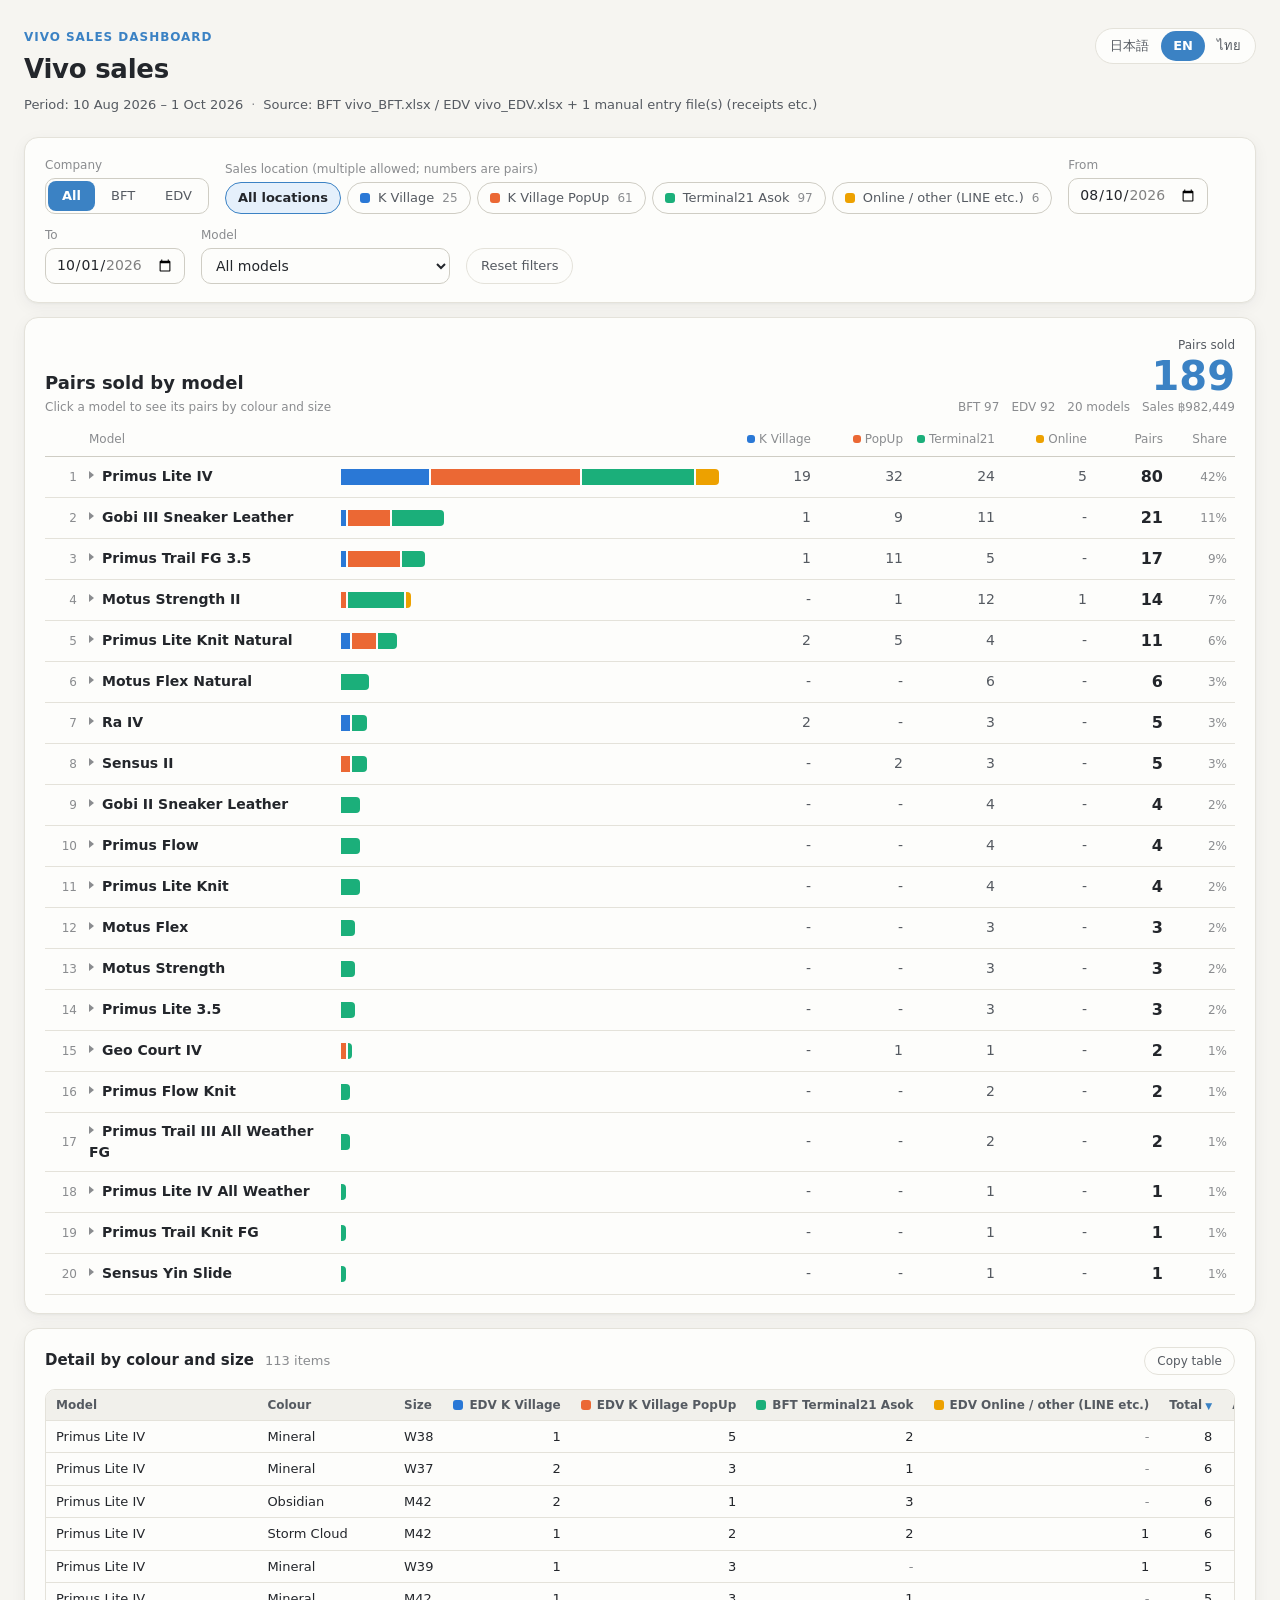
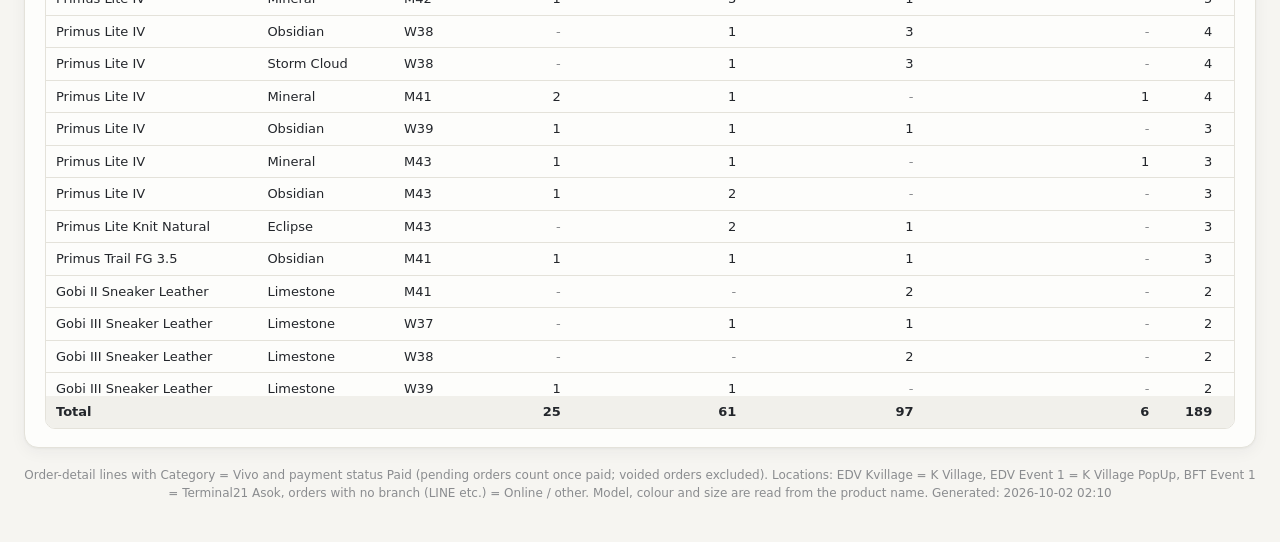
<file: site/index.html>
<!doctype html>
<html lang="ja">
<head>
<meta charset="utf-8">
<meta name="viewport" content="width=device-width, initial-scale=1">
<meta name="robots" content="noindex">
<title>Vivo Sales Dashboard</title>
<style>
/* =========================================================
   ダッシュボード部分 (やさしい配色)
   ========================================================= */
:root {
  color-scheme: light;
  --page: #f6f5f1;
  --surface: #fdfdfb;
  --surface-2: #f1f0eb;
  --ink: #23262b;
  --ink-2: #555a61;
  --muted: #8a8c8f;
  --line: #e4e2da;
  --line-strong: #cfcdc4;
  --accent: #3b82c4;
  --accent-soft: #e5f0fb;
  --bar: #6da7ec;
  --bar-hover: #3987e5;
  --crit: #d03b3b;
  --warn: #d99100;
  --shadow: 0 1px 2px rgba(30, 40, 50, .04), 0 4px 16px rgba(30, 40, 50, .05);
  --radius: 14px;
}
@media (prefers-color-scheme: dark) {
  :root:not([data-theme="light"]) {
    color-scheme: dark;
    --page: #121314; --surface: #1b1c1e; --surface-2: #232427;
    --ink: #eceae4; --ink-2: #c3c2b7; --muted: #8d8c86;
    --line: #2d2e30; --line-strong: #3b3c3f;
    --accent: #6da7ec; --accent-soft: #1d2a3a;
    --bar: #3987e5; --bar-hover: #6da7ec;
    --crit: #e66767; --warn: #fab219;
    --shadow: 0 1px 2px rgba(0, 0, 0, .3);
  }
}
:root[data-theme="dark"] {
  color-scheme: dark;
  --page: #121314; --surface: #1b1c1e; --surface-2: #232427;
  --ink: #eceae4; --ink-2: #c3c2b7; --muted: #8d8c86;
  --line: #2d2e30; --line-strong: #3b3c3f;
  --accent: #6da7ec; --accent-soft: #1d2a3a;
  --bar: #3987e5; --bar-hover: #6da7ec;
  --crit: #e66767; --warn: #fab219;
  --shadow: 0 1px 2px rgba(0, 0, 0, .3);
}

* { box-sizing: border-box; }
html, body { margin: 0; }
body {
  background: var(--page);
  color: var(--ink);
  font-family: system-ui, -apple-system, "Segoe UI", "Hiragino Sans", "Noto Sans JP", "Noto Sans Thai", "Leelawadee UI", "Thonburi", sans-serif;
  font-size: 14px;
  line-height: 1.5;
  -webkit-font-smoothing: antialiased;
}
h1, h2, p { margin: 0; }
button, select, input { font: inherit; color: inherit; }

.page { max-width: 1800px; margin: 0 auto; padding: 28px 24px 40px; }

.top { display: flex; justify-content: space-between; align-items: flex-start; gap: 16px; margin-bottom: 22px; }
.top-actions { display: flex; gap: 8px; flex-wrap: wrap; justify-content: flex-end; }
.eyebrow { font-size: 12px; letter-spacing: .08em; text-transform: uppercase; color: var(--accent); font-weight: 600; }
h1 { font-size: 26px; font-weight: 700; margin: 4px 0 6px; letter-spacing: -.01em; }
.sub { color: var(--ink-2); font-size: 13px; }
.alloc-note {
  display: inline-block; margin-top: 8px; font-size: 12px; color: #1f5f3a; background: #e3f4ea;
  border: 1px solid #b7e0c6; border-radius: 999px; padding: 3px 12px;
}
.alloc-note[hidden] { display: none; }
.sub .dot { margin: 0 8px; color: var(--muted); }

.ghost {
  display: inline-flex; align-items: center; gap: 4px;
  background: var(--surface); border: 1px solid var(--line); border-radius: 999px;
  padding: 7px 14px; cursor: pointer; color: var(--ink-2); white-space: nowrap; text-decoration: none; font-size: 13px;
}
.ghost:hover { background: var(--accent-soft); border-color: var(--accent); color: var(--ink); }
.ghost.small { padding: 4px 12px; font-size: 12px; }

.card {
  background: var(--surface); border: 1px solid var(--line); border-radius: var(--radius);
  box-shadow: var(--shadow); padding: 18px 20px;
}
.card-head { display: flex; justify-content: space-between; align-items: center; gap: 12px; flex-wrap: wrap; margin-bottom: 14px; }
.card-head h2 { font-size: 15px; font-weight: 650; }
.hint { font-size: 12px; color: var(--muted); }
.count { font-weight: 500; color: var(--muted); font-size: 13px; margin-left: 6px; }

.head-actions { display: flex; align-items: center; gap: 8px; flex-wrap: wrap; }
.ret-info { font-size: 12px; color: var(--ink-2); background: #fff2cc; border-radius: 999px; padding: 3px 10px; color: #7f6000; }
.ret-info:empty { display: none; }
.primary {
  display: inline-flex; align-items: center; gap: 4px; cursor: pointer; white-space: nowrap;
  background: var(--accent); color: #fff; border: 1px solid var(--accent); border-radius: 999px;
  padding: 7px 18px; font-size: 13px; font-weight: 600;
}
.primary.small { padding: 4px 16px; font-size: 12px; }
.primary:hover:not(:disabled) { filter: brightness(1.08); }
.primary:disabled { background: var(--surface-2); color: var(--muted); border-color: var(--line); cursor: default; }
.save-state { font-size: 12px; color: var(--muted); }
.sync-state { font-size: 12px; color: var(--muted); display: inline-flex; align-items: center; gap: 5px; }
.sync-state::before { content: ""; width: 8px; height: 8px; border-radius: 50%; background: var(--muted); }
.sync-state.shared::before { background: #1f9d55; box-shadow: 0 0 0 3px rgba(31,157,85,.18); }
.sync-state.error { color: var(--crit); }
.sync-state.error::before { background: var(--crit); }
.sync-state.flash { color: #1f7a45; font-weight: 600; }
.save-state.dirty { color: #b45309; font-weight: 600; }
.save-state.dirty::before { content: "● "; }
.ret-hint { font-size: 12px; color: var(--muted); margin: -4px 0 10px; }

/* 言語切り替え */
.lang-switch { display: inline-flex; border: 1px solid var(--line); border-radius: 999px; background: var(--surface); padding: 2px; }
.lang-switch button {
  border: 0; background: none; cursor: pointer; padding: 5px 12px; border-radius: 999px; font-size: 13px; color: var(--ink-2);
}
.lang-switch button:hover { color: var(--ink); background: var(--surface-2); }
.lang-switch button[aria-pressed="true"] { background: var(--accent); color: #fff; font-weight: 600; }

/* 見出しの ▼ フィルター (Excel のオートフィルター風) */
.sheet thead th { position: sticky; }
.sheet .af {
  position: absolute; right: 2px; bottom: 3px; width: 15px; height: 15px; padding: 0; margin: 0;
  display: inline-flex; align-items: center; justify-content: center; cursor: pointer;
  background: #f2f2f2; border: 1px solid #a6a6a6; border-radius: 2px;
}
.sheet .af svg { width: 10px; height: 10px; fill: #404040; }
.sheet .af .af-funnel { display: none; }
.sheet .af:hover { background: #ffffff; }
.sheet .af.on { background: #ffd966; border-color: #bf8f00; }
.sheet .af.on .af-arrow { display: none; }
.sheet .af.on .af-funnel { display: block; }
.sheet thead tr.h1 th[rowspan] { padding-right: 18px; }
.sheet thead tr.h1 th.grp { padding-right: 18px; }  /* 拠点の ▼ (表示する拠点を選ぶ) */
.sheet thead tr.h2 th { padding-right: 18px; }
.sheet thead tr.h2 th.ret-h { padding-right: 3px; }

.af-hint { font-size: 12px; color: var(--muted); margin: -6px 0 10px; }
.chips { display: flex; flex-wrap: wrap; align-items: center; gap: 6px; margin: 0 0 10px; font-size: 12px; }
.chips-label { color: var(--muted); }
.chip {
  display: inline-flex; align-items: center; gap: 4px; background: #fff2cc; color: #5c4600;
  border: 1px solid #f1d27a; border-radius: 999px; padding: 2px 4px 2px 10px;
}
.chip b { font-weight: 600; }
.chip button { border: 0; background: none; cursor: pointer; color: #7f6000; font-size: 14px; line-height: 1; padding: 0 4px; border-radius: 999px; }
.chip button:hover { background: #f1d27a; }
.chip-clear { border: 0; background: none; color: var(--accent); cursor: pointer; font-size: 12px; text-decoration: underline; }

.af-pop {
  position: fixed; z-index: 60; width: 280px; background: var(--surface); color: var(--ink);
  border: 1px solid var(--line-strong); border-radius: 10px; box-shadow: 0 10px 30px rgba(0,0,0,.18);
  padding: 10px; font-size: 13px;
}
.af-head { font-weight: 650; margin-bottom: 8px; }
.af-search { width: 100%; height: 30px; border: 1px solid var(--line-strong); border-radius: 8px; padding: 0 8px; background: var(--surface); margin-bottom: 6px; }
.af-list { max-height: 260px; overflow: auto; border: 1px solid var(--line); border-radius: 8px; padding: 4px 0; }
.af-list label { display: flex; align-items: center; gap: 6px; padding: 3px 10px; cursor: pointer; }
.af-list label:hover { background: var(--surface-2); }
.af-list label[hidden] { display: none; }
.af-list label span { flex: 1; overflow: hidden; text-overflow: ellipsis; white-space: nowrap; }
.af-list label em { font-style: normal; color: var(--muted); font-size: 11px; }
.af-list .af-all { border-bottom: 1px solid var(--line); margin-bottom: 2px; font-weight: 600; }
.af-num { display: flex; flex-direction: column; gap: 6px; padding: 2px 2px 4px; }
.af-num label { display: flex; align-items: center; gap: 6px; cursor: pointer; }
.af-range { display: flex; align-items: center; gap: 6px; padding-left: 22px; }
.af-range input { width: 90px; height: 30px; border: 1px solid var(--line-strong); border-radius: 8px; padding: 0 8px; background: var(--surface); }
.af-foot { display: flex; align-items: center; gap: 6px; margin-top: 10px; }
.af-foot span { flex: 1; }

/* 範囲選択 (Excel と同じ緑の枠) */
.sheet tbody td { cursor: cell; }
.sheet tbody td.sel { background-color: #d9eadf !important; }
.sheet tbody td.ret.sel { background-color: #e6efcf !important; }
.sheet tbody td.sel {
  --st: 0px; --sb: 0px; --sl: 0px; --sr: 0px;
  box-shadow: inset 0 var(--st) 0 #217346, inset 0 calc(-1 * var(--sb)) 0 #217346,
              inset var(--sl) 0 0 #217346, inset calc(-1 * var(--sr)) 0 0 #217346;
}
.sheet tbody td.sel-t { --st: 2px; }
.sheet tbody td.sel-b { --sb: 2px; }
.sheet tbody td.sel-l { --sl: 2px; }
.sheet tbody td.sel-r { --sr: 2px; }
body.selecting, body.selecting * { user-select: none; -webkit-user-select: none; }
.sel-bar {
  position: fixed; left: 50%; bottom: 16px; transform: translateX(-50%); z-index: 70;
  display: flex; align-items: center; gap: 16px; flex-wrap: wrap; justify-content: center;
  background: #217346; color: #fff; border-radius: 999px; padding: 8px 10px 8px 20px;
  box-shadow: 0 8px 24px rgba(0,0,0,.25); font-size: 13px; max-width: calc(100vw - 32px);
}
.sel-bar b { font-size: 15px; font-variant-numeric: tabular-nums; }
.sel-bar .sel-size, .sel-bar .sel-copy { opacity: .75; font-size: 12px; }
.sel-bar.copied .sel-copy { opacity: 1; font-weight: 700; }
.sel-bar button { border: 0; background: rgba(255,255,255,.18); color: #fff; width: 26px; height: 26px; border-radius: 999px; cursor: pointer; font-size: 16px; line-height: 1; }
.sel-bar button:hover { background: rgba(255,255,255,.3); }
@media (max-width: 560px) { .sel-bar .sel-copy { display: none; } }

/* tabs */
.tabs { display: flex; gap: 4px; margin-bottom: 14px; border-bottom: 1px solid var(--line-strong); }
.tab {
  border: 0; background: none; cursor: pointer; padding: 10px 18px; font-size: 14px; font-weight: 600; color: var(--muted);
  border-bottom: 3px solid transparent; margin-bottom: -1px;
}
.tab:hover { color: var(--ink); }
.tab[aria-selected="true"] { color: var(--accent); border-bottom-color: var(--accent); }
.view[hidden] { display: none; }
.view-note { font-size: 12px; color: var(--muted); margin-bottom: 10px; }
.view-note:empty { display: none; }

/* KPI */
.kpis { display: grid; grid-template-columns: repeat(4, minmax(0, 1fr)); gap: 14px; margin-bottom: 14px; }
.kpi {
  display: block; text-align: left; width: 100%;
  background: var(--surface); border: 1px solid var(--line); border-radius: var(--radius); box-shadow: var(--shadow); padding: 16px 18px;
}
.kpi > span { display: block; }
.kpi-btn { cursor: pointer; }
.kpi-btn:hover { border-color: var(--accent); }
.kpi-btn[aria-pressed="true"] { border-color: var(--accent); background: var(--accent-soft); }
.kpi-label { color: var(--ink-2); font-size: 13px; display: flex !important; align-items: center; gap: 6px; }
.kpi-value { font-size: 30px; font-weight: 700; margin: 4px 0 2px; letter-spacing: -.01em; }
.kpi-note { color: var(--muted); font-size: 12px; }
.status-ic { font-size: 11px; }
.status-ic.crit { color: var(--crit); }
.status-ic.warn { color: var(--warn); }

/* charts */
.charts { display: grid; grid-template-columns: minmax(0, 1fr) minmax(0, 1.25fr); gap: 14px; margin-bottom: 14px; }
.bars { display: flex; flex-direction: column; gap: 2px; }
.bar-row {
  display: grid; grid-template-columns: minmax(96px, 34%) 1fr 52px; align-items: center; gap: 10px;
  padding: 5px 6px; border-radius: 8px; cursor: pointer; border: 0; background: none; text-align: left; width: 100%;
}
.bar-row:hover, .bar-row:focus-visible { background: var(--surface-2); outline: none; }
.bar-row.active { background: var(--accent-soft); }
.bar-label { font-size: 13px; color: var(--ink-2); white-space: nowrap; overflow: hidden; text-overflow: ellipsis; }
.bar-track { display: block; height: 14px; }
.bar-fill { display: block; height: 100%; background: var(--bar); border-radius: 0 4px 4px 0; min-width: 2px; transition: width .35s ease, background .15s; }
.bar-row:hover .bar-fill, .bar-row.active .bar-fill { background: var(--bar-hover); }
.bar-val { font-size: 13px; text-align: right; font-variant-numeric: tabular-nums; }
.bars.compact .bar-row { padding: 2px 6px; }
.bars.compact .bar-track { height: 11px; }

/* filters */
.filters { display: flex; flex-wrap: wrap; gap: 10px 12px; align-items: flex-end; margin-bottom: 14px; }
.field { display: flex; flex-direction: column; gap: 4px; min-width: 130px; }
.field.grow { flex: 1 1 220px; }
.field > span { font-size: 12px; color: var(--muted); }
.field input, .field select {
  height: 36px; padding: 0 10px; border: 1px solid var(--line-strong); border-radius: 10px; background: var(--surface);
}
.field input:focus, .field select:focus { outline: 2px solid var(--accent-soft); border-color: var(--accent); }
.filters .ghost { height: 36px; }
.check-toggle { display: inline-flex; align-items: center; gap: 6px; height: 36px; font-size: 13px; color: var(--ink-2); cursor: pointer; white-space: nowrap; }
.check-toggle[hidden] { display: none; }
/* 複数選択のドロップダウン (モデル・カラー・サイズ) */
.ms {
  display: flex; align-items: center; justify-content: space-between; gap: 8px; width: 100%; min-width: 150px; max-width: 240px;
  height: 36px; padding: 0 10px; border: 1px solid var(--line-strong); border-radius: 10px; background: var(--surface);
  cursor: pointer; text-align: left;
}
.ms .ms-val { overflow: hidden; text-overflow: ellipsis; white-space: nowrap; }
.ms svg { width: 10px; height: 10px; fill: var(--ink-2); flex: none; }
.ms:hover { border-color: var(--accent); }
.ms.on { border-color: #bf8f00; background: #fff8e1; color: #5c4600; font-weight: 600; }
:root[data-theme="dark"] .ms.on { background: #3a3020; color: #fde9a8; }

.tip {
  position: fixed; pointer-events: none; z-index: 50; background: var(--ink); color: var(--surface);
  padding: 7px 10px; border-radius: 8px; font-size: 12px; line-height: 1.45; box-shadow: 0 6px 20px rgba(0,0,0,.18);
  max-width: 260px;
}
.foot { color: var(--muted); font-size: 12px; margin-top: 18px; text-align: center; }

/* =========================================================
   在庫表: Store_Stock_*.xlsx「VFF Shoes Stock」シートの書式をそのまま再現
   (ダークモードでも Excel と同じ白地のまま)
   ========================================================= */
.sheet {
  --x-header: #1f4e78;      /* 見出し (Quantity) */
  --x-header-ret: #bf8f00;  /* 見出し (Return) */
  --x-ret-fill: #fff2cc;    /* Return 列 */
  --x-ret-ink: #0000ff;
  --x-total-fill: #d9e1f2;  /* Total 行 */
  --x-row-border: #d9d9d9;  /* 行の下罫線 */
  --x-gridline: #e1e1e1;    /* Excel の枠線 */
  --row-h: 20px;            /* 14.5pt */
  --head-h: 27px;           /* 20pt */
  --title-h: 25px;          /* 18.5pt */

  color-scheme: light;
  background: #ffffff;
  color: #000000;
  font-family: Calibri, Carlito, "Segoe UI", Arial, sans-serif;
  font-size: 11pt;
  line-height: 1;
  border: 1px solid var(--line-strong);
}
/* 画面幅に収まるよう JS で zoom を設定 (縦・横ともスクロールなし) */
.sheet table { zoom: var(--fit, 1); }
.sheet table { border-collapse: separate; border-spacing: 0; table-layout: fixed; width: max-content; }
.sheet th, .sheet td {
  height: var(--row-h);
  padding: 0 3px;
  white-space: nowrap;
  overflow: hidden;
  border-right: 1px solid var(--x-gridline);
  border-bottom: 1px solid var(--x-row-border);
}
.sheet td.c { text-align: center; }
.sheet td.b { font-weight: 700; }
.sheet td.ret { background: var(--x-ret-fill); color: var(--x-ret-ink); }
.sheet td.ret { padding: 0; }
/* Excel で黄色に塗られていたマス */
.sheet td.hl, .sheet td.ret.hl { background: #ffff00; }
.sheet .ret-in {
  display: block; width: 100%; height: calc(var(--row-h) - 1px); margin: 0; padding: 0 3px;
  border: 0; background: transparent; color: var(--x-ret-ink);
  font: inherit; text-align: center; cursor: cell;
}
.sheet .ret-in:hover { background: #ffe699; }
.sheet .ret-in:focus { outline: 2px solid #217346; outline-offset: -2px; background: #ffffff; cursor: text; }
.sheet .ret-in.invalid { outline: 2px solid #d03b3b; outline-offset: -2px; }

/* ウィンドウ枠の固定 (A5): 1〜4 行目は常に表示 */
.sheet thead tr.title th, .sheet thead tr.asof th {
  position: sticky; z-index: 3; background: #ffffff; text-align: left; font-weight: 400;
  border-right: 0; border-bottom: 1px solid var(--x-gridline);
}
.sheet thead tr.title th { top: 0; height: var(--title-h); font-size: 14pt; font-weight: 700; }
.sheet thead tr.asof th { top: var(--title-h); }
.sheet thead tr.h1 th, .sheet thead tr.h2 th {
  position: sticky; z-index: 2; height: var(--head-h);
  background: var(--x-header); color: #ffffff; font-weight: 700; text-align: center; vertical-align: middle;
  border-right: 1px solid #ffffff; border-bottom: 1px solid #ffffff;
}
.sheet thead tr.h1 th { top: calc(var(--title-h) + var(--row-h)); }
.sheet thead tr.h2 th { top: calc(var(--title-h) + var(--row-h) + var(--head-h)); }
.sheet thead tr.h2 th.ret-h { background: var(--x-header-ret); }
.sheet thead tr.h2 th.rate-h, .sheet thead tr.h2 th.mos-h { background: #2f75b5; font-size: 8.5pt; white-space: normal; line-height: 1.05; padding: 0 1px; }
.sheet td.rate { color: #1f4e78; }
/* 画面用に列を狭くしたので見出しは小さめ・折り返し可 */
.sheet thead tr.h1 th.grp { font-size: 9.5pt; white-space: normal; line-height: 1.05; padding: 0 2px; }
.sheet thead tr.h2 th { font-size: 9pt; padding-left: 1px; }
.sheet thead tr.h2 th.ret-h { padding: 0 1px; }
.sheet tbody td { padding: 0 2px; }
.sheet tbody td.ret { padding: 0; }
.sheet .ret-in { padding: 0 1px; }
.sheet td.mos { color: #1f4e78; font-style: italic; }
.sheet tr.total td { background: var(--x-total-fill); font-weight: 700; }
.sheet td.empty { text-align: center; color: #595959; height: 40px; }

@media (max-width: 960px) {
  .charts { grid-template-columns: 1fr; }
  .kpis { grid-template-columns: repeat(2, minmax(0, 1fr)); }
}
@media (max-width: 560px) {
  .page { padding: 18px 16px 32px; }
  h1 { font-size: 21px; }
  .kpi-value { font-size: 24px; }
  .card { padding: 14px; }
  .field { min-width: calc(50% - 6px); flex: 1 1 calc(50% - 6px); }
  .field.grow { flex-basis: 100%; }
  .top { flex-direction: column; }
  .top-actions { justify-content: flex-start; }
}

@media print {
  body { background: #fff; }
  .top-actions, .kpis, .charts, .filters, #dlCsv, .foot { display: none; }
  .card { border: 0; box-shadow: none; padding: 0; }
  .sel-bar, .tabs, .view-note, .ret-hint, .af-hint, .chips, .head-actions, .sheet .af { display: none; }
  #view-table { display: block !important; }
  .sheet { border: 0; }
  .sheet thead th { position: static; }
  .sheet th, .sheet td { -webkit-print-color-adjust: exact; print-color-adjust: exact; }
}
[hidden] { display: none !important; }

/* 拠点フィルター: Store Total の前に区切り線 */
.af-list label.af-sep { border-top: 1px solid var(--line); margin-top: 4px; padding-top: 6px; }
.af-note { margin: 6px 0 0; font-size: 12px; color: var(--muted); line-height: 1.4; }

/* 詳細タブ: 在庫一覧の使い方 */
.guide { margin-bottom: 16px; }
.guide h2 { font-size: 15px; margin: 0 0 8px; }
.guide .alloc-note { margin: 0 0 12px; }
.guide-list { margin: 0; padding-left: 20px; font-size: 13px; color: var(--ink-2); line-height: 1.6; }
.guide-list li + li { margin-top: 4px; }

/* 返品の受領 */
.recv-btn {
  border: 1px solid #b7e0c6; background: #e3f4ea; color: #1f5f3a; border-radius: 999px;
  font: inherit; font-size: 12px; font-weight: 600; padding: 5px 12px; cursor: pointer;
}
.recv-btn:hover { background: #d2ecdc; }
.recv-btn[hidden] { display: none; }
.recv-dlg {
  width: min(720px, calc(100vw - 32px)); max-height: calc(100vh - 48px); padding: 0;
  border: 1px solid var(--line); border-radius: 14px; background: var(--surface); color: var(--ink);
  box-shadow: 0 16px 48px rgba(0,0,0,.25);
}
.recv-dlg::backdrop { background: rgba(20, 24, 30, .35); }
.recv-inner { display: flex; flex-direction: column; max-height: calc(100vh - 50px); }
.recv-head { display: flex; justify-content: space-between; align-items: center; padding: 16px 20px 0; }
.recv-head h2 { margin: 0; font-size: 18px; }
.recv-x { border: 0; background: none; font-size: 22px; line-height: 1; cursor: pointer; color: var(--ink-2); }
.recv-note { margin: 8px 20px 0; font-size: 13px; color: var(--ink-2); line-height: 1.55; }
.recv-warn { margin: 8px 20px 0; font-size: 13px; color: #8a5a00; background: #fff4d6; border: 1px solid #f0d68a; border-radius: 8px; padding: 6px 10px; }
.recv-warn[hidden] { display: none; }
.recv-body { overflow: auto; padding: 4px 20px 8px; flex: 1; }
.recv-body h3 { font-size: 14px; margin: 14px 0 6px; }
.recv-empty { font-size: 13px; color: var(--muted); }
.link-btn { border: 0; background: none; color: var(--accent); cursor: pointer; font: inherit; font-size: 12px; text-decoration: underline; }
.recv-foot { display: flex; align-items: center; gap: 8px; padding: 12px 20px 16px; border-top: 1px solid var(--line); }
.recv-sel { margin-right: auto; font-size: 13px; color: var(--ink-2); }
.recv-foot[hidden] { display: none; }
.recv-step { font-size: 13px; color: var(--ink); margin: 12px 0 8px; font-weight: 600; }
.recv-stores { display: grid; gap: 8px; }
.recv-storebtn {
  display: grid; grid-template-columns: 1fr auto 16px; grid-template-rows: auto auto; column-gap: 12px; align-items: center;
  text-align: left; width: 100%; padding: 12px 14px; border: 1px solid var(--line); border-radius: 10px;
  background: var(--surface); color: var(--ink); font: inherit; cursor: pointer;
}
.recv-storebtn:hover { border-color: var(--accent); background: var(--accent-soft, #eef5fc); }
.recv-storebtn b { font-size: 15px; }
.recv-storebtn .recv-pend { font-size: 13px; font-weight: 700; color: #8a5a00; }
.recv-storebtn .recv-doneinfo { grid-column: 1 / 3; font-size: 12px; color: var(--muted); }
.recv-storebtn .recv-go { grid-row: 1 / 3; grid-column: 3; font-size: 22px; color: var(--muted); }
.recv-nav { display: flex; align-items: center; gap: 12px; margin-top: 10px; padding-bottom: 8px; border-bottom: 1px solid var(--line); }
.recv-nav b { font-size: 16px; }
.recv-nav .recv-count { margin-left: auto; font-size: 13px; color: #8a5a00; font-weight: 700; }
.recv-selall { display: inline-flex; align-items: center; gap: 6px; font-size: 13px; margin-bottom: 6px; cursor: pointer; }
.recv-model { border: 1px solid var(--line); border-radius: 10px; margin-bottom: 8px; overflow: hidden; }
.recv-mhead { display: flex; align-items: center; padding: 8px 12px; background: var(--surface-2); }
.recv-mhead label { display: flex; align-items: center; gap: 8px; cursor: pointer; }
.recv-mhead .recv-count { margin-left: auto; font-size: 12px; color: var(--muted); }
.recv-tbl { width: 100%; border-collapse: collapse; font-size: 13px; }
.recv-tbl th { font-size: 11px; font-weight: 600; color: var(--muted); text-align: left; padding: 4px 8px; }
.recv-tbl td { padding: 5px 8px; border-top: 1px solid var(--line); }
.recv-tbl td:first-child, .recv-tbl th:first-child { width: 28px; padding-left: 12px; }
.recv-tbl td.c { text-align: center; } .recv-tbl th:nth-child(3) { text-align: center; }
.recv-tbl td.n, .recv-tbl th:last-child { text-align: right; padding-right: 14px; width: 60px; }
.recv-tbl td.n { font-weight: 700; }
.recv-tbl label { cursor: pointer; display: block; }
.recv-tbl tr:has(input:checked) td { background: #e3f4ea; }
.recv-done { margin-top: 12px; border: 1px solid var(--line); border-radius: 10px; }
.recv-done summary { padding: 8px 12px; cursor: pointer; font-size: 13px; color: var(--ink-2); }
.recv-done ul { list-style: none; margin: 0; padding: 0 12px 8px; }
.recv-done li { display: flex; align-items: center; gap: 10px; padding: 4px 0; border-top: 1px solid var(--line); font-size: 13px; }
.recv-done li > span { flex: 1; }
.recv-done li em { font-style: normal; font-weight: 700; }

/* Vivo 販売ダッシュボード (vivo.html)。基本の配色・部品は style.css を使う */
/* 販売場所の色 (K Village / K Village PopUp / Terminal21 Asok / オンライン の順。並びは vivo.json の locations の順) */
:root { --s1: #2a78d6; --s2: #eb6834; --s3: #1baf7a; --s4: #eda100; --s5: #e87ba4; --s6: #4a3aa7; }
@media (prefers-color-scheme: dark) {
  :root:not([data-theme="light"]) { --s1: #3987e5; --s2: #d95926; --s3: #199e70; --s4: #c98500; --s5: #d55181; --s6: #9085e9; }
}
:root[data-theme="dark"] { --s1: #3987e5; --s2: #d95926; --s3: #199e70; --s4: #c98500; --s5: #d55181; --s6: #9085e9; }

.sw { display: inline-block; width: 10px; height: 10px; border-radius: 3px; margin-right: 6px; vertical-align: -1px; flex: none; }

/* フィルター */
.vf { margin-bottom: 14px; display: flex; flex-direction: column; gap: 14px; }
.vf-row { display: flex; flex-wrap: wrap; gap: 12px 16px; align-items: flex-end; }
.vf-group { display: flex; flex-direction: column; gap: 4px; }
.vf-label { font-size: 12px; color: var(--muted); }
.vf-input { height: 36px; padding: 0 10px; border: 1px solid var(--line-strong); border-radius: 10px; background: var(--surface); min-width: 140px; }
.vf-input:focus { outline: 2px solid var(--accent-soft); border-color: var(--accent); }
.vf .ghost { height: 36px; }
.seg { display: inline-flex; flex-wrap: wrap; border: 1px solid var(--line-strong); border-radius: 10px; background: var(--surface); padding: 2px; gap: 2px; }
.seg button {
  display: inline-flex; align-items: center; border: 0; background: none; cursor: pointer;
  height: 30px; padding: 0 14px; border-radius: 8px; font-size: 13px; color: var(--ink-2); white-space: nowrap;
}
.seg button:hover { background: var(--surface-2); color: var(--ink); }
.seg button[aria-pressed="true"] { background: var(--accent); color: #fff; font-weight: 600; }
.loc-chips { display: flex; flex-wrap: wrap; gap: 6px; }
.loc-chip {
  display: inline-flex; align-items: center; gap: 2px; cursor: pointer; font-size: 13px;
  border: 1px solid var(--line-strong); background: var(--surface); color: var(--ink-2);
  border-radius: 999px; padding: 5px 12px;
}
.loc-chip:hover { border-color: var(--accent); }
.loc-chip[aria-pressed="true"] { background: var(--accent-soft); border-color: var(--accent); color: var(--ink); font-weight: 600; }
.loc-chip .co { font-size: 11px; color: var(--muted); font-weight: 600; margin-right: 4px; }
.loc-chip .n { font-size: 12px; color: var(--muted); margin-left: 6px; font-variant-numeric: tabular-nums; font-weight: 400; }
.loc-chip.all { font-weight: 600; }

.kpi-note .sw { width: 8px; height: 8px; margin-right: 4px; vertical-align: 0; }
.kpi-note .co-split { margin-right: 12px; white-space: nowrap; }
.empty-note { color: var(--muted); font-size: 13px; padding: 20px 0; text-align: center; }

/* モデル別の販売数量 (主役) */
.mcard { margin-bottom: 14px; }
.mcard-head { display: flex; justify-content: space-between; align-items: flex-end; gap: 12px 24px; flex-wrap: wrap; margin-bottom: 14px; }
.mcard-head h2 { font-size: 18px; font-weight: 700; margin-bottom: 2px; }
.mtotal { text-align: right; }
.mtotal-label { font-size: 12px; color: var(--ink-2); }
.mtotal-value { font-size: 40px; font-weight: 700; line-height: 1.1; color: var(--accent); font-variant-numeric: tabular-nums; }
.mtotal .kpi-note .co-split:last-child { margin-right: 0; }
.mlist { display: flex; flex-direction: column; }
.mrow {
  display: grid; align-items: center; gap: 4px 12px; width: 100%; text-align: left;
  grid-template-columns: 24px minmax(150px, 240px) minmax(0, 1fr) repeat(var(--co-cols), 80px) 64px 52px;
  padding: 8px 8px; border: 0; border-bottom: 1px solid var(--line); background: none; font-size: 14px; cursor: pointer; border-radius: 0;
}
.mlist { --co-cols: 0; }
.mrow:hover { background: var(--surface-2); }
.mrow:focus-visible { outline: 2px solid var(--accent); outline-offset: -2px; }
.mrow.active { background: var(--accent-soft); }
.mrow.mhead { cursor: default; font-size: 12px; color: var(--muted); padding-top: 0; border-bottom-color: var(--line-strong); }
.mrow.mhead:hover { background: none; }
.mchev { display: inline-block; width: 0; height: 0; margin-right: 8px; vertical-align: 2px;
  border-left: 5px solid var(--muted); border-top: 4px solid transparent; border-bottom: 4px solid transparent; transition: transform .15s; }
.mrow.open .mchev { transform: rotate(90deg); border-left-color: var(--accent); }
.mrow.open { background: var(--accent-soft); border-bottom-color: transparent; }
@media (prefers-reduced-motion: reduce) { .mchev { transition: none; } }

/* モデルの内訳 (カラー × サイズ) */
.mdetail { padding: 4px 8px 14px 44px; border-bottom: 1px solid var(--line); background: var(--accent-soft); }
.mmatrix-wrap { overflow-x: auto; background: var(--surface); border: 1px solid var(--line); border-radius: 10px; }
.mmatrix { border-collapse: collapse; font-size: 13px; min-width: 100%; }
.mmatrix th, .mmatrix td { padding: 6px 10px; border-bottom: 1px solid var(--line); white-space: nowrap; text-align: left; }
.mmatrix thead th { font-size: 12px; color: var(--ink-2); font-weight: 600; background: var(--surface-2); }
.mmatrix tbody th { font-weight: 600; }
.mmatrix .num { text-align: right; font-variant-numeric: tabular-nums; }
.mmatrix tbody td.num:not(.tot):not(.zero) { background: color-mix(in srgb, var(--accent) calc(var(--h) * .35), transparent); }
.mmatrix .tot { font-weight: 700; }
.mmatrix tr > th:first-child { position: sticky; left: 0; z-index: 1; background: var(--surface); }
.mmatrix thead tr > th:first-child, .mmatrix tfoot tr > th:first-child { background: var(--surface-2); }
.mmatrix tfoot th, .mmatrix tfoot td { font-weight: 700; background: var(--surface-2); border-bottom: 0; }

.mrank { color: var(--muted); font-size: 12px; text-align: right; font-variant-numeric: tabular-nums; }
.mname { font-weight: 600; min-width: 0; overflow-wrap: anywhere; }
.mbar { display: flex; gap: 2px; height: 16px; min-width: 0; }
.mfill { display: block; height: 100%; min-width: 3px; }
.mfill:last-child { border-radius: 0 4px 4px 0; }
.mnum { text-align: right; font-variant-numeric: tabular-nums; white-space: nowrap; }
.mnum .sw { width: 8px; height: 8px; margin-right: 4px; vertical-align: 0; }
.co-h { overflow: hidden; text-overflow: ellipsis; }
.co-n { color: var(--ink-2); }
.mqty { font-weight: 700; font-size: 16px; }
.mshare { color: var(--muted); font-size: 12px; }

/* 明細表 */
.vtable-wrap { overflow: auto; max-height: 640px; border: 1px solid var(--line); border-radius: 10px; }
.vtable { border-collapse: collapse; width: 100%; font-size: 13px; }
.vtable th, .vtable td { padding: 6px 10px; border-bottom: 1px solid var(--line); text-align: left; white-space: nowrap; }
.vtable thead th { font-size: 12px; color: var(--ink-2); font-weight: 600; background: var(--surface-2); position: sticky; top: 0; cursor: pointer; user-select: none; }
.vtable thead th:hover { color: var(--ink); }
.vtable thead th[aria-sort]::after { content: " ▼"; font-size: 9px; color: var(--accent); }
.vtable thead th[aria-sort="ascending"]::after { content: " ▲"; }
.vtable .num { text-align: right; font-variant-numeric: tabular-nums; }
.vtable td.zero { color: var(--muted); }
.vtable tfoot td { font-weight: 700; background: var(--surface-2); border-bottom: 0; position: sticky; bottom: 0; }
.vtable tbody tr:hover td { background: var(--surface-2); }

@media (max-width: 640px) {
  .vf-row { gap: 10px; }
  .vf-group { width: 100%; }
  .vf-row label.vf-group { width: calc(50% - 5px); }
  .vf-input { min-width: 0; width: 100%; }
  .seg { width: 100%; }
  .seg button { flex: 1 1 auto; justify-content: center; padding: 0 8px; }
  .mtotal { text-align: left; }
  .mtotal-value { font-size: 32px; }
  /* スマホ: 棒はモデル名の下に全幅で表示し、割合列は省く */
  .mrow { grid-template-columns: 20px minmax(0, 1fr) repeat(var(--co-cols), 30px) 40px; }
  .co-n { font-size: 12px; }
  .mrow.mhead .co-h { font-size: 0; }  /* 見出しは色の印だけ */
  .mrow.mhead .co-h .sw { margin: 0; }
  .mbar { grid-column: 2 / -1; grid-row: 2; height: 10px; }
  .mrow.mhead .mbar, .mrow.mhead > span:nth-child(3) { display: none; }
  .mshare { display: none; }
  .mqty { font-size: 15px; }
  .mname { font-size: 13px; }
  .mdetail { padding: 4px 4px 12px; }
  .mrow { gap: 4px 8px; padding: 8px 4px; }
}

</style>
</head>
<body>
<div class="page vivo">
    <header class="top">
      <div>
        <p class="eyebrow">Vivo Sales Dashboard</p>
        <h1 data-i18n="h1"></h1>
        <p class="sub"><span id="period" data-i18n="loading"></span><span class="dot">·</span><span id="source"></span></p>
      </div>
      <div class="top-actions">
        <div class="lang-switch" role="group" data-i18n-aria="lang.aria">
          <button type="button" data-lang="ja" lang="ja">日本語</button>
          <button type="button" data-lang="en" lang="en">EN</button>
          <button type="button" data-lang="th" lang="th">ไทย</button>
        </div>
      </div>
    </header>

    <section class="card vf" role="search" data-i18n-aria="f.aria">
      <div class="vf-row">
        <div class="vf-group">
          <span class="vf-label" data-i18n="f.company"></span>
          <div class="seg" id="segCompany">
            <button type="button" data-v="" data-i18n="all"></button>
            <button type="button" data-v="BFT">BFT</button>
            <button type="button" data-v="EDV">EDV</button>
          </div>
        </div>
        <div class="vf-group vf-locs">
          <span class="vf-label"><span data-i18n="f.loc"></span> <span class="hint" data-i18n="f.locHint"></span></span>
          <div class="loc-chips" id="locChips"></div>
        </div>
        <label class="vf-group">
          <span class="vf-label" data-i18n="f.from"></span>
          <input type="date" id="dFrom" class="vf-input">
        </label>
        <label class="vf-group">
          <span class="vf-label" data-i18n="f.to"></span>
          <input type="date" id="dTo" class="vf-input">
        </label>
        <label class="vf-group">
          <span class="vf-label" data-i18n="f.model"></span>
          <select id="fModel" class="vf-input"></select>
        </label>
        <button id="reset" class="ghost" type="button" data-i18n="reset"></button>
      </div>
    </section>

    <section class="card mcard">
      <div class="mcard-head">
        <div>
          <h2 data-i18n="m.title"></h2>
          <p class="hint" data-i18n="m.hint"></p>
        </div>
        <div class="mtotal">
          <p class="mtotal-label" data-i18n="kpi.qty"></p>
          <p class="mtotal-value" id="kQty">–</p>
          <p class="kpi-note" id="kQtyNote"></p>
        </div>
      </div>
      <div id="modelList" class="mlist"></div>
    </section>

    <section class="card">
      <div class="card-head">
        <h2><span data-i18n="t.title"></span><span id="tTitleModel"></span> <span class="count" id="tCount"></span></h2>
        <div class="head-actions">
          <button id="copyTable" class="ghost small" type="button" data-i18n="copy"></button>
        </div>
      </div>
      <div class="vtable-wrap">
        <table class="vtable">
          <thead id="tHead"></thead>
          <tbody id="tBody"></tbody>
          <tfoot id="tFoot"></tfoot>
        </table>
      </div>
    </section>

    <footer class="foot" id="foot"></footer>
  </div>
<script>window.VIVO_DATA = {"generated":"2026-10-02T02:10:44","sources":{"BFT":"vivo_BFT.xlsx","EDV":"vivo_EDV.xlsx","manual":["BFT_2026-10-01_Event1.csv"]},"from":"2026-08-10","to":"2026-10-01","locations":[{"id":"EDV:Kvillage","company":"EDV","type":"store","wh":"Kvillage","name":"K Village"},{"id":"EDV:Event 1","company":"EDV","type":"event","wh":"Event 1","name":"K Village PopUp"},{"id":"BFT:Event 1","company":"BFT","type":"event","wh":"Event 1","name":"Terminal21 Asok"},{"id":"EDV:","company":"EDV","type":"online","wh":"","name":""}],"fields":["date","loc","order","model","color","size","qty","amount"],"lines":[["2026-08-10","EDV:Kvillage","R# RC-125-202608064","Primus Lite Knit Natural","Eclipse","M44",1,5491.0],["2026-08-13","EDV:Kvillage","R# RC-125-202608076","Primus Lite IV","Mineral","M43",1,4947.0],["2026-08-17","EDV:","TX202608089","Primus Lite IV","Mineral","W36",1,5100.0],["2026-08-19","EDV:Kvillage","R# RC-125-202608106","Primus Lite IV","Mineral","W37",1,4947.0],["2026-08-20","EDV:Kvillage","R# RC-125-202608118","Primus Lite Knit Natural","Eclipse","M45",1,5606.6],["2026-08-21","EDV:","TX202608103","Primus Lite IV","Mineral","W39",1,5100.0],["2026-08-21","EDV:Kvillage","R# RC-125-202608122","Primus Lite IV","Obsidian","M44",1,4947.0],["2026-08-22","EDV:Kvillage","R# RC-125-202608129","Gobi III Sneaker Leather","Limestone","W39",1,5690.5],["2026-08-22","EDV:Kvillage","R# RC-125-202608129","Primus Lite IV","Mineral","W39",1,4845.0],["2026-08-22","EDV:Kvillage","R# RC-125-202608134","Primus Lite IV","Obsidian","W36",1,4845.0],["2026-08-23","EDV:Kvillage","R# RC-125-202608146","Primus Lite IV","Obsidian","M42",1,4947.0],["2026-08-24","EDV:Kvillage","R# RC-125-202608151","Primus Lite IV","Mineral","W37",1,4845.0],["2026-08-28","EDV:Kvillage","R# RC-125-202608180","Primus Lite IV","Obsidian","M41",1,4845.0],["2026-08-29","EDV:Kvillage","R# RC-125-202608189","Primus Lite IV","Storm Cloud","M42",1,4947.0],["2026-08-31","EDV:Kvillage","R# RC-125-202608200","Primus Lite IV","Obsidian","M43",1,4947.0],["2026-08-31","EDV:Kvillage","R# RC-125-202608203","Primus Lite IV","Mineral","W38",1,4947.0],["2026-08-31","EDV:Kvillage","R# RC-125-202608204","Primus Lite IV","Mineral","M42",1,4947.0],["2026-09-01","EDV:Kvillage","R# RC-125-202609007","Primus Lite IV","Mineral","M41",1,4947.0],["2026-09-02","EDV:Kvillage","R# RC-125-202609014","Primus Lite IV","Mineral","M41",1,4845.0],["2026-09-02","EDV:Kvillage","R# RC-125-202609014","Primus Lite IV","Obsidian","M41",1,4845.0],["2026-09-04","EDV:Kvillage","R# RC-125-202609022","Primus Lite IV","Mineral","M45",1,4947.0],["2026-09-05","EDV:Kvillage","R# RC-125-202609026","Ra IV","Obsidian","M42",1,5276.8],["2026-09-05","EDV:Kvillage","R# RC-125-202609027","Primus Trail FG 3.5","Obsidian","M41",1,6159.5],["2026-09-06","EDV:Kvillage","R# RC-125-202609036","Primus Lite IV","Obsidian","M42",1,4947.0],["2026-09-06","EDV:Kvillage","R# RC-125-202609037","Ra IV","Obsidian","M40",1,5276.8],["2026-09-06","EDV:Kvillage","R# RC-125-202609038","Primus Lite IV","Obsidian","W40",1,4947.0],["2026-09-06","EDV:Kvillage","R# RC-125-202609041","Primus Lite IV","Obsidian","W39",1,4947.0],["2026-09-07","EDV:Event 1","R# TX-145-202609004","Primus Trail FG 3.5","Obsidian","M41",1,5715.0],["2026-09-07","EDV:Event 1","R# TX-145-202609005","Primus Lite IV","Mineral","W39",1,4590.0],["2026-09-09","EDV:Event 1","R# TX-145-202609010","Geo Court IV","Bright White","W39",1,5508.0],["2026-09-09","EDV:Event 1","R# TX-145-202609010","Primus Lite IV","Obsidian","W39",1,4590.0],["2026-09-09","EDV:Event 1","R# TX-145-202609010","Primus Lite IV","Storm Cloud","W39",1,4590.0],["2026-09-09","EDV:Event 1","R# TX-145-202609011","Primus Lite Knit Natural","Eclipse","W37",1,5202.0],["2026-09-09","EDV:Event 1","R# TX-145-202609012","Primus Lite IV","Obsidian","W38",1,4590.0],["2026-09-09","EDV:Event 1","R# TX-145-202609012","Primus Lite IV","Storm Cloud","M44",1,4590.0],["2026-09-09","EDV:Event 1","R# TX-145-202609012","Primus Lite IV","Storm Cloud","W38",1,4590.0],["2026-09-09","EDV:Event 1","R# TX-145-202609013","Primus Lite IV","Mineral","M44",1,4590.0],["2026-09-10","EDV:","TIV-202609005","Primus Lite IV","Storm Cloud","M42",1,3060.0],["2026-09-10","EDV:Event 1","R# TX-145-202609014","Primus Lite IV","Obsidian","M43",1,4590.0],["2026-09-10","EDV:Event 1","R# TX-145-202609019","Primus Lite IV","Mineral","W39",1,4590.0],["2026-09-10","EDV:Event 1","R# TX-145-202609022","Primus Lite IV","Mineral","W40",1,4590.0],["2026-09-10","EDV:Event 1","R# TX-145-202609023","Primus Lite IV","Mineral","W39",1,4590.0],["2026-09-11","EDV:Event 1","R# TX-145-202609024","Primus Lite IV","Mineral","M40",1,4590.0],["2026-09-11","EDV:Event 1","R# TX-145-202609025","Primus Lite IV","Mineral","W37",1,4590.0],["2026-09-12","EDV:Event 1","R# TX-145-202609029","Gobi III Sneaker Leather","Obsidian","W37",1,5391.0],["2026-09-12","EDV:Event 1","R# TX-145-202609030","Primus Lite IV","Mineral","M41",1,4590.0],["2026-09-12","EDV:Event 1","R# TX-145-202609031","Primus Lite Knit Natural","Eclipse","M43",1,5202.0],["2026-09-12","EDV:Event 1","R# TX-145-202609032","Primus Lite IV","Mineral","W37",1,4590.0],["2026-09-12","EDV:Event 1","R# TX-145-202609033","Gobi III Sneaker Leather","Limestone","M41",1,5391.0],["2026-09-13","EDV:Event 1","R# TX-145-202609036","Gobi III Sneaker Leather","Limestone","M43",1,5391.0],["2026-09-13","EDV:Event 1","R# TX-145-202609036","Primus Lite IV","Mineral","W38",1,4590.0],["2026-09-13","EDV:Event 1","R# TX-145-202609037","Primus Lite IV","Mineral","M44",1,4590.0],["2026-09-13","EDV:Event 1","R# TX-145-202609039","Primus Lite IV","Obsidian","W40",1,4590.0],["2026-09-13","EDV:Event 1","R# TX-145-202609040","Primus Lite IV","Mineral","W38",1,4590.0],["2026-09-13","EDV:Event 1","R# TX-145-202609043","Sensus II","Tan","M44",1,5508.0],["2026-09-13","EDV:Event 1","R# TX-145-202609044","Primus Lite IV","Mineral","M42",1,4590.0],["2026-09-14","EDV:Event 1","R# TX-145-202609046","Primus Lite IV","Mineral","M42",1,4590.0],["2026-09-14","EDV:Event 1","R# TX-145-202609048","Gobi III Sneaker Leather","Obsidian","W38",1,5391.0],["2026-09-15","BFT:Event 1","RC-12-202609048","Primus Lite IV","Storm Cloud","W37",1,4590.0],["2026-09-15","BFT:Event 1","RC-12-202609052","Gobi II Sneaker Leather","Limestone","W36",1,4792.0],["2026-09-15","BFT:Event 1","RC-12-202609052","Primus Trail FG 3.5","Obsidian","W36",1,5715.0],["2026-09-15","BFT:Event 1","RC-12-202609052","Primus Trail FG 3.5","Silver Birch","W36",1,5715.0],["2026-09-15","BFT:Event 1","RC-12-202609053","Primus Trail FG 3.5","Obsidian","M41",1,5715.0],["2026-09-15","BFT:Event 1","RC-12-202609056","Sensus Yin Slide","Obsidian","W39",1,4437.0],["2026-09-15","BFT:Event 1","RC-12-202609057","Primus Lite IV","Obsidian","M42",1,4590.0],["2026-09-15","BFT:Event 1","RC-12-202609059","Gobi III Sneaker Leather","Limestone","M42",1,5391.0],["2026-09-15","EDV:","TIV-202609004","Motus Strength II","Eclipse","M41",1,4488.0],["2026-09-15","EDV:Event 1","R# TX-145-202609049","Gobi III Sneaker Leather","Limestone","M42",1,5391.0],["2026-09-15","EDV:Event 1","R# TX-145-202609049","Primus Trail FG 3.5","Obsidian","M43",1,5715.0],["2026-09-16","BFT:Event 1","RC-12-202609060","Gobi III Sneaker Leather","Limestone","W38",1,5391.0],["2026-09-16","BFT:Event 1","RC-12-202609061","Primus Lite IV","Mineral","W37",1,4590.0],["2026-09-16","BFT:Event 1","RC-12-202609066","Primus Lite IV","Storm Cloud","W38",1,4590.0],["2026-09-16","BFT:Event 1","RC-12-202609068","Ra IV","Obsidian","M43",1,4896.0],["2026-09-16","BFT:Event 1","RC-12-202609068","Sensus II","Tan","M43",1,5508.0],["2026-09-16","EDV:Event 1","R# TX-145-202609051","Primus Lite Knit Natural","Eclipse","M41",1,5202.0],["2026-09-16","EDV:Event 1","R# TX-145-202609052","Primus Lite IV","Obsidian","M42",1,4590.0],["2026-09-16","EDV:Event 1","R# TX-145-202609053","Primus Lite IV","Mineral","M42",1,4590.0],["2026-09-17","BFT:Event 1","RC-12-202609074","Primus Lite IV","Storm Cloud","W36",1,4590.0],["2026-09-17","BFT:Event 1","RC-12-202609077","Primus Lite IV","Mineral","W38",1,4590.0],["2026-09-17","BFT:Event 1","RC-12-202609078","Gobi III Sneaker Leather","Limestone","W38",1,5391.0],["2026-09-17","BFT:Event 1","RC-12-202609079","Primus Lite 3.5","Mineral","W35",1,4080.0],["2026-09-17","BFT:Event 1","RC-12-202609080","Primus Lite IV","Obsidian","W37",1,4590.0],["2026-09-17","BFT:Event 1","RC-12-202609080","Primus Lite IV","Storm Cloud","W37",1,4590.0],["2026-09-17","BFT:Event 1","RC-12-202609080","Primus Lite IV","Storm Cloud","W39",1,4590.0],["2026-09-17","BFT:Event 1","RC-12-202609087","Motus Strength","Obsidian/Grey","M40",1,5712.0],["2026-09-17","BFT:Event 1","RC-12-202609089","Motus Strength II","Storm Cloud","W38",1,6732.0],["2026-09-17","BFT:Event 1","RC-12-202609091","Motus Strength II","Skyway","M43",1,6732.0],["2026-09-17","EDV:Event 1","R# TX-145-202609057","Sensus II","Tan","M41",1,5508.0],["2026-09-18","BFT:Event 1","RC-12-202609092","Primus Lite IV","Obsidian","W38",1,4590.0],["2026-09-18","BFT:Event 1","RC-12-202609094","Primus Trail FG 3.5","Obsidian","M44",1,5715.0],["2026-09-18","BFT:Event 1","RC-12-202609098","Primus Lite IV","Mineral","W38",1,4590.0],["2026-09-18","BFT:Event 1","RC-12-202609099","Gobi III Sneaker Leather","Triple Obsidian","M42",1,5391.0],["2026-09-18","BFT:Event 1","RC-12-202609102","Primus Flow","Coconut","M45",1,5304.0],["2026-09-18","EDV:Event 1","R# TX-145-202609059","Primus Lite IV","Obsidian","M43",1,4590.0],["2026-09-19","BFT:Event 1","RB-202609004","Ra IV","Obsidian","M43",1,4896.0],["2026-09-19","BFT:Event 1","RB-202609005","Primus Lite IV","Storm Cloud","M41",1,4590.0],["2026-09-19","BFT:Event 1","RC-12-202609104","Motus Flex Natural","Sand","W37",1,6120.0],["2026-09-19","BFT:Event 1","RC-12-202609105","Motus Flex Natural","Sand","W37",1,6120.0],["2026-09-19","BFT:Event 1","RC-12-202609111","Primus Lite IV All Weather","Obsidian","W35",1,5508.0],["2026-09-19","BFT:Event 1","RC-12-202609116","Primus Trail Knit FG","Obsidian","W36",1,5661.0],["2026-09-19","EDV:","TIV-202609003","Primus Lite IV","Mineral","M41",1,5100.0],["2026-09-19","EDV:Event 1","R# TX-145-202609063","Gobi III Sneaker Leather","Limestone","W37",1,5391.0],["2026-09-19","EDV:Event 1","R# TX-145-202609063","Primus Trail FG 3.5","Insignia Blue","W37",1,6350.0],["2026-09-19","EDV:Event 1","R# TX-145-202609064","Gobi III Sneaker Leather","Limestone","W36",1,5391.0],["2026-09-19","EDV:Event 1","R# TX-145-202609066","Primus Trail FG 3.5","Obsidian","W38",1,5715.0],["2026-09-19","EDV:Event 1","R# TX-145-202609067","Primus Trail FG 3.5","Obsidian","M42",1,5715.0],["2026-09-19","EDV:Event 1","R# TX-145-202609068","Primus Lite IV","Mineral","W38",1,4590.0],["2026-09-19","EDV:Event 1","R# TX-145-202609069","Motus Strength II","Storm Cloud","M42",1,6732.0],["2026-09-19","EDV:Event 1","R# TX-145-202609070","Primus Trail FG 3.5","Mineral","M45",1,5715.0],["2026-09-19","EDV:Event 1","R# TX-145-202609073","Gobi III Sneaker Leather","Limestone","M44",1,5391.0],["2026-09-19","EDV:Event 1","R# TX-145-202609073","Primus Lite IV","Storm Cloud","M44",1,4590.0],["2026-09-20","BFT:Event 1","RC-12-202609120","Primus Lite IV","Obsidian","W39",1,4590.0],["2026-09-20","BFT:Event 1","RC-12-202609121","Primus Lite IV","Storm Cloud","M43",1,4590.0],["2026-09-20","BFT:Event 1","RC-12-202609122","Motus Strength II","Eclipse","M43",1,6732.0],["2026-09-20","BFT:Event 1","RC-12-202609122","Primus Lite Knit Natural","Eclipse","M43",1,5202.0],["2026-09-20","BFT:Event 1","RC-12-202609123","Primus Flow Knit","Chocolate Truffle","M43",1,5202.0],["2026-09-20","BFT:Event 1","RC-12-202609128","Motus Strength","Dusty Rose","W39",1,5712.0],["2026-09-20","BFT:Event 1","RC-12-202609132","Gobi III Sneaker Leather","Limestone","M43",1,5391.0],["2026-09-20","BFT:Event 1","RC-12-202609138","Primus Lite IV","Storm Cloud","W38",1,4590.0],["2026-09-20","BFT:Event 1","RC-12-202609138","Primus Trail III All Weather FG","Obsidian","W38",1,5724.0],["2026-09-20","BFT:Event 1","RC-12-202609138","Ra IV","Obsidian","M42",1,4896.0],["2026-09-20","EDV:Event 1","R# TX-145-202609074","Primus Trail FG 3.5","Obsidian","W39",1,5715.0],["2026-09-20","EDV:Event 1","R# TX-145-202609075","Primus Trail FG 3.5","Obsidian","M40",1,5715.0],["2026-09-20","EDV:Event 1","R# TX-145-202609076","Primus Lite IV","Mineral","M43",1,4590.0],["2026-09-21","BFT:Event 1","RC-12-202609139","Primus Lite Knit Natural","Eclipse","W38",1,5202.0],["2026-09-21","BFT:Event 1","RC-12-202609141","Primus Lite IV","Obsidian","M42",1,4590.0],["2026-09-21","BFT:Event 1","RC-12-202609142","Primus Lite IV","Storm Cloud","M41",1,4590.0],["2026-09-21","BFT:Event 1","RC-12-202609146","Primus Lite Knit Natural","Eclipse","W38",1,5202.0],["2026-09-21","BFT:Event 1","RC-12-202609147","Motus Strength II","Eclipse","W38",1,6732.0],["2026-09-21","EDV:Event 1","R# TX-145-202609082","Primus Lite IV","Mineral","W37",1,4590.0],["2026-09-22","BFT:Event 1","RC-12-202609151","Primus Trail III All Weather FG","Obsidian","M45",1,5724.0],["2026-09-22","BFT:Event 1","RC-12-202609152","Primus Lite IV","Storm Cloud","M42",1,4590.0],["2026-09-22","BFT:Event 1","RC-12-202609155","Motus Strength II","Skyway","M41",1,6732.0],["2026-09-22","BFT:Event 1","RC-12-202609157","Primus Lite IV","Storm Cloud","W38",1,4590.0],["2026-09-22","BFT:Event 1","RC-12-202609159","Gobi III Sneaker Leather","Limestone","W37",1,5391.0],["2026-09-22","BFT:Event 1","RC-12-202609161","Primus Lite 3.5","Midnight","W36",1,4080.0],["2026-09-22","EDV:Event 1","R# TX-145-202609084","Primus Lite Knit Natural","Eclipse","M43",1,5202.0],["2026-09-23","BFT:Event 1","RC-12-202609165","Motus Flex","Obsidian","W36",1,6120.0],["2026-09-23","EDV:Event 1","R# TX-145-202609086","Primus Lite IV","Storm Cloud","M42",1,4590.0],["2026-09-24","BFT:Event 1","RC-12-202609167","Gobi II Sneaker Leather","Limestone","M45",1,4792.0],["2026-09-24","BFT:Event 1","RC-12-202609171","Motus Flex Natural","Sand","W38",1,6120.0],["2026-09-24","BFT:Event 1","RC-12-202609172","Gobi III Sneaker Leather","Triple Obsidian","M44",1,5391.0],["2026-09-24","BFT:Event 1","RC-12-202609173","Motus Strength II","Eclipse","M43",1,6732.0],["2026-09-24","BFT:Event 1","RC-12-202609175","Primus Lite IV","Storm Cloud","M42",1,4590.0],["2026-09-24","BFT:Event 1","RC-12-202609176","Motus Strength","Bright White/Grey","W40",1,5712.0],["2026-09-25","BFT:Event 1","RC-12-202609179","Motus Strength II","Eclipse","M46",1,6732.0],["2026-09-25","BFT:Event 1","RC-12-202609180","Motus Flex Natural","Sand","W38",1,6120.0],["2026-09-25","BFT:Event 1","RC-12-202609181","Primus Lite IV","Obsidian","W38",1,4590.0],["2026-09-25","BFT:Event 1","RC-12-202609183","Primus Lite Knit Natural","Eclipse","M42",1,5202.0],["2026-09-25","BFT:Event 1","RC-12-202609185","Motus Flex","Spacedye","W35",1,6120.0],["2026-09-25","BFT:Event 1","RC-12-202609193","Gobi II Sneaker Leather","Limestone","M41",1,4792.0],["2026-09-26","BFT:Event 1","RC-12-202609197","Motus Strength II","Storm Cloud","M44",1,6732.0],["2026-09-26","BFT:Event 1","RC-12-202609197","Primus Flow Knit","Chocolate Truffle","M44",1,5202.0],["2026-09-26","BFT:Event 1","RC-12-202609198","Primus Lite IV","Obsidian","M42",1,4590.0],["2026-09-26","BFT:Event 1","RC-12-202609200","Primus Flow","Dark Shadow","W39",1,5304.0],["2026-09-26","BFT:Event 1","RC-12-202609206","Primus Lite Knit","Bright White","M41",1,5202.0],["2026-09-26","BFT:Event 1","RC-12-202609207","Motus Flex Natural","Sand","W36",1,6120.0],["2026-09-26","EDV:Event 1","R# TX-145-202609088","Primus Trail FG 3.5","Obsidian","M45",1,5715.0],["2026-09-26","EDV:Event 1","R# TX-145-202609089","Primus Lite IV","Mineral","W38",1,4590.0],["2026-09-26","EDV:Event 1","R# TX-145-202609089","Primus Lite Knit Natural","Eclipse","M44",1,5202.0],["2026-09-26","EDV:Event 1","R# TX-145-202609094","Primus Lite IV","Mineral","W38",1,4590.0],["2026-09-26","EDV:Event 1","R# TX-145-202609096","Gobi III Sneaker Leather","Limestone","W39",1,5391.0],["2026-09-27","BFT:Event 1","RC-12-202609216","Motus Flex","Obsidian","W37",1,6120.0],["2026-09-27","BFT:Event 1","RC-12-202609219","Primus Flow","Dark Shadow","M40",1,5304.0],["2026-09-27","BFT:Event 1","RC-12-202609228","Motus Strength II","Storm Cloud","M43",1,6732.0],["2026-09-27","EDV:","TIV-202609006","Primus Lite IV","Mineral","M43",1,5100.0],["2026-09-28","BFT:Event 1","RC-12-202609240","Gobi II Sneaker Leather","Limestone","M41",1,4792.0],["2026-09-28","BFT:Event 1","RC-12-202609240","Primus Lite Knit","Bright White","M41",1,5202.0],["2026-09-28","BFT:Event 1","RC-12-202609240","Sensus II","Tan","M41",1,5508.0],["2026-09-28","BFT:Event 1","RC-12-202609246","Primus Lite 3.5","Mineral","W36",1,4080.0],["2026-09-28","EDV:Event 1","R# TX-145-202609098","Primus Lite IV","Storm Cloud","M42",1,4590.0],["2026-09-28","EDV:Event 1","R# TX-145-202609100","Primus Trail FG 3.5","Mineral","M44",1,5715.0],["2026-09-29","BFT:Event 1","RC-12-202609247","Primus Lite IV","Obsidian","W38",1,4590.0],["2026-09-29","BFT:Event 1","RC-12-202609250","Sensus II","Tan","M44",1,5508.0],["2026-09-29","BFT:Event 1","RC-12-202609252","Motus Strength II","Skyway","M43",1,6732.0],["2026-09-29","BFT:Event 1","RC-12-202609253","Primus Lite IV","Mineral","M42",1,4590.0],["2026-09-29","BFT:Event 1","RC-12-202609256","Geo Court IV","Bright White","M43",1,5508.0],["2026-09-29","BFT:Event 1","RC-12-202609259","Motus Strength II","Storm Cloud","M44",1,6732.0],["2026-09-29","EDV:Event 1","R# TX-145-202609104","Primus Trail FG 3.5","Insignia Blue","W38",1,5715.0],["2026-09-30","BFT:Event 1","RC-12-202609262","Primus Lite Knit","Midnight","M40",1,5202.0],["2026-09-30","BFT:Event 1","RC-12-202609265","Gobi III Sneaker Leather","Obsidian","W39",1,5391.0],["2026-09-30","BFT:Event 1","RC-12-202609270","Primus Lite Knit","Midnight","M42",1,5202.0],["2026-09-30","BFT:Event 1","RC-12-202609271","Motus Strength II","Eclipse","M42",1,6732.0],["2026-09-30","BFT:Event 1","RC-12-202609272","Motus Flex Natural","Sand","W40",1,6120.0],["2026-10-01","BFT:Event 1","manual:BFT_2026-10-01_Event1:1","Gobi III Sneaker Leather","Limestone","M44",1,5391.0],["2026-10-01","BFT:Event 1","manual:BFT_2026-10-01_Event1:2","Gobi III Sneaker Leather","Triple Obsidian","M42",1,5391.0],["2026-10-01","BFT:Event 1","manual:BFT_2026-10-01_Event1:3","Primus Trail FG 3.5","Obsidian","W40",1,5715.0],["2026-10-01","BFT:Event 1","manual:BFT_2026-10-01_Event1:4","Gobi III Sneaker Leather","Triple Obsidian","M43",1,5391.0],["2026-10-01","BFT:Event 1","manual:BFT_2026-10-01_Event1:5","Primus Flow","Dark Shadow","M43",1,5304.0]]};</script>
<script>
/* Vivo 販売ダッシュボード。データは vivo.json (scripts/vivo_sales.py で受注明細から作成) */
(() => {
  const $ = (id) => document.getElementById(id);
  const esc = (s) => String(s).replace(/[&<>"']/g, (c) => ({ "&": "&amp;", "<": "&lt;", ">": "&gt;", '"': "&quot;", "'": "&#39;" }[c]));
  const fmt = (n) => Math.round(n).toLocaleString("en-US");
  const COS = ["BFT", "EDV"];
  // 販売場所の色 (vivo.json の locations の順に --s1, --s2, ...)
  let SLOT = {};
  const sw = (id) => `<i class="sw" style="background:var(--s${(SLOT[id] ?? 0) + 1})"></i>`;

  /* ---------- 言語 (在庫ダッシュボードと同じ localStorage "lang") ---------- */
  const DICT = {
    ja: {
      "doc.title": "Vivo 販売ダッシュボード",
      h1: "Vivo 販売実績",
      loading: "読み込み中…",
      "link.stock": "← 在庫ダッシュボード",
      "lang.aria": "言語",
      "theme.aria": "表示テーマの切り替え",
      "theme.auto": "自動", "theme.light": "ライト", "theme.dark": "ダーク",
      "f.aria": "絞り込み",
      "f.company": "会社",
      "f.from": "開始日",
      "f.to": "終了日",
      "f.model": "モデル",
      "f.loc": "販売場所",
      "f.locHint": "（複数選択可・数字は足数）",
      all: "すべて",
      "all.models": "すべてのモデル",
      "all.locs": "すべての場所",
      reset: "条件をリセット",
      "loc.online": "オンライン・その他 (LINE 等)",
      "loc.onlineShort": "オンライン",
      "kpi.qty": "販売数量（足）",
      "m.title": "モデル別の販売数量",
      "m.hint": "モデル名をクリックすると、カラー × サイズの内訳を表示",
      "m.pairs": "足数",
      "m.share": "構成比",
      "m.models": "{n} モデル",
      "m.amount": "売上 ฿{a}",
      "t.title": "カラー・サイズ別の明細",
      "t.items": "{n} 品目",
      "t.model": "モデル", "t.color": "カラー", "t.size": "サイズ", "t.total": "合計", "t.amount": "金額 (฿)",
      "t.sum": "合計",
      csv: "CSV で保存",
      copy: "表をコピー",
      copied: "コピーしました",
      empty: "条件に合う販売がありません",
      pairs: "{n} 足",
      period: "期間: {f} 〜 {t}",
      src: "元データ: BFT {b} / EDV {e}",
      "src.manual": " + 手入力 {n} 件（レシート等）",
      foot: "受注明細の Category が Vivo で、支払い状態が Paid の行を集計（Pending でも Paid なら含む。取消 Voided は除外）。販売場所は EDV の Kvillage = K Village、EDV の Event 1 = K Village PopUp、BFT の Event 1 = Terminal21 Asok、倉庫が空欄の注文（LINE 等）= オンライン・その他。モデル・カラー・サイズは商品名から判定しています。データ作成: {d}",
    },
    en: {
      "doc.title": "Vivo Sales Dashboard",
      h1: "Vivo sales",
      loading: "Loading…",
      "link.stock": "← Stock dashboard",
      "lang.aria": "Language",
      "theme.aria": "Toggle theme",
      "theme.auto": "Auto", "theme.light": "Light", "theme.dark": "Dark",
      "f.aria": "Filters",
      "f.company": "Company",
      "f.from": "From",
      "f.to": "To",
      "f.model": "Model",
      "f.loc": "Sales location",
      "f.locHint": "(multiple allowed; numbers are pairs)",
      all: "All",
      "all.models": "All models",
      "all.locs": "All locations",
      reset: "Reset filters",
      "loc.online": "Online / other (LINE etc.)",
      "loc.onlineShort": "Online",
      "kpi.qty": "Pairs sold",
      "m.title": "Pairs sold by model",
      "m.hint": "Click a model to see its pairs by colour and size",
      "m.pairs": "Pairs",
      "m.share": "Share",
      "m.models": "{n} models",
      "m.amount": "Sales ฿{a}",
      "t.title": "Detail by colour and size",
      "t.items": "{n} items",
      "t.model": "Model", "t.color": "Colour", "t.size": "Size", "t.total": "Total", "t.amount": "Amount (฿)",
      "t.sum": "Total",
      csv: "Save CSV",
      copy: "Copy table",
      copied: "Copied",
      empty: "No sales match the filters",
      pairs: "{n} pairs",
      period: "Period: {f} – {t}",
      src: "Source: BFT {b} / EDV {e}",
      "src.manual": " + {n} manual entry file(s) (receipts etc.)",
      foot: "Order-detail lines with Category = Vivo and payment status Paid (pending orders count once paid; voided orders excluded). Locations: EDV Kvillage = K Village, EDV Event 1 = K Village PopUp, BFT Event 1 = Terminal21 Asok, orders with no branch (LINE etc.) = Online / other. Model, colour and size are read from the product name. Generated: {d}",
    },
    th: {
      "doc.title": "แดชบอร์ดยอดขาย Vivo",
      h1: "ยอดขาย Vivo",
      loading: "กำลังโหลด…",
      "link.stock": "← แดชบอร์ดสต็อก",
      "lang.aria": "ภาษา",
      "theme.aria": "สลับธีม",
      "theme.auto": "อัตโนมัติ", "theme.light": "สว่าง", "theme.dark": "มืด",
      "f.aria": "ตัวกรอง",
      "f.company": "บริษัท",
      "f.from": "ตั้งแต่",
      "f.to": "ถึง",
      "f.model": "รุ่น",
      "f.loc": "จุดขาย",
      "f.locHint": "(เลือกได้หลายจุด ตัวเลขคือจำนวนคู่)",
      all: "ทั้งหมด",
      "all.models": "ทุกรุ่น",
      "all.locs": "ทุกจุดขาย",
      reset: "ล้างตัวกรอง",
      "loc.online": "ออนไลน์ / อื่นๆ (LINE ฯลฯ)",
      "loc.onlineShort": "ออนไลน์",
      "kpi.qty": "จำนวนที่ขาย (คู่)",
      "m.title": "จำนวนที่ขายตามรุ่น",
      "m.hint": "คลิกที่รุ่นเพื่อดูจำนวนตามสีและไซซ์",
      "m.pairs": "คู่",
      "m.share": "สัดส่วน",
      "m.models": "{n} รุ่น",
      "m.amount": "ยอดขาย ฿{a}",
      "t.title": "รายละเอียดตามสีและไซซ์",
      "t.items": "{n} รายการ",
      "t.model": "รุ่น", "t.color": "สี", "t.size": "ไซซ์", "t.total": "รวม", "t.amount": "ยอดเงิน (฿)",
      "t.sum": "รวม",
      csv: "บันทึก CSV",
      copy: "คัดลอกตาราง",
      copied: "คัดลอกแล้ว",
      empty: "ไม่มียอดขายที่ตรงกับเงื่อนไข",
      pairs: "{n} คู่",
      period: "ช่วงเวลา: {f} – {t}",
      src: "ข้อมูล: BFT {b} / EDV {e}",
      "src.manual": " + ข้อมูลกรอกเอง {n} ไฟล์ (ใบเสร็จ ฯลฯ)",
      foot: "รวมรายการที่ Category = Vivo และสถานะการชำระเงินเป็น Paid จากรายละเอียดคำสั่งซื้อ (Pending ที่ชำระแล้วนับรวม ไม่รวมรายการที่ยกเลิก Voided) จุดขาย: EDV Kvillage = K Village, EDV Event 1 = K Village PopUp, BFT Event 1 = Terminal21 Asok, คำสั่งซื้อที่ไม่มีสาขา (LINE ฯลฯ) = ออนไลน์ / อื่นๆ รุ่น สี และไซซ์อ่านจากชื่อสินค้า สร้างข้อมูล: {d}",
    },
  };
  const LOCALE = { ja: "ja-JP", en: "en-GB", th: "th-TH" };
  let lang = null;
  try { lang = localStorage.getItem("lang"); } catch (_) {}
  if (!DICT[lang]) {
    const nav = (navigator.languages || [navigator.language || ""]).map((l) => l.slice(0, 2).toLowerCase());
    lang = nav.find((l) => DICT[l]) || "en";
  }
  const t = (k, p = {}) => (DICT[lang][k] ?? DICT.en[k] ?? k).replace(/\{(\w+)\}/g, (_, x) => p[x] ?? `{${x}}`);
  function applyLang() {
    document.documentElement.lang = lang;
    document.title = t("doc.title");
    document.querySelectorAll("[data-i18n]").forEach((el) => (el.textContent = t(el.dataset.i18n)));
    document.querySelectorAll("[data-i18n-aria]").forEach((el) => el.setAttribute("aria-label", t(el.dataset.i18nAria)));
    document.querySelectorAll("[data-lang]").forEach((b) => b.setAttribute("aria-pressed", b.dataset.lang === lang));
  }
  document.querySelectorAll("[data-lang]").forEach((b) => b.addEventListener("click", () => {
    lang = b.dataset.lang;
    try { localStorage.setItem("lang", lang); } catch (_) {}
    applyLang();
    applyTheme();
    if (data) { fillModels(); render(); }
  }));

  /* ---------- テーマ (在庫ダッシュボードと同じ localStorage "theme") ---------- */
  const THEMES = ["auto", "light", "dark"];
  let theme = "auto";
  try { theme = localStorage.getItem("theme") || "auto"; } catch (_) {}
  function applyTheme() {
    if (!$("themeToggle")) return;
    if (theme === "auto") document.documentElement.removeAttribute("data-theme");
    else document.documentElement.setAttribute("data-theme", theme);
    if ($("themeLabel")) $("themeLabel").textContent = t(`theme.${theme}`);
  }
  // 単体版 (公開ページ) ではテーマ切り替えボタンがなく、閲覧画面のテーマに従う
  if ($("themeToggle")) $("themeToggle").addEventListener("click", () => {
    theme = THEMES[(THEMES.indexOf(theme) + 1) % THEMES.length];
    try { localStorage.setItem("theme", theme); } catch (_) {}
    applyTheme();
  });
  applyLang();
  applyTheme();

  /* ---------- データ ---------- */
  let data = null;
  let LOC = {};          // id -> location
  let lines = [];        // {date, loc, co, type, order, model, color, size, qty, amount}
  const state = { company: "", locs: new Set(), from: "", to: "", model: "" };
  let sort = { key: "total", dir: -1 };
  const openModels = new Set();  // 内訳を開いているモデル

  const locName = (l) => (l.type === "online" && !l.name ? t("loc.online") : l.name);
  const locLabelHtml = (l) => `<span class="co">${l.company}</span>${esc(locName(l))}`;
  const shortLoc = (l) => (l.type === "online" && !l.name ? t("loc.onlineShort") : l.name.replace("Terminal21 Asok", "Terminal21").replace("K Village PopUp", "PopUp"));
  const locLabelText = (l) => `${l.company} ${locName(l)}`;
  const sizeKey = (s) => { const m = /^([A-Z]+)(\d+(?:\.\d+)?)$/.exec(s); return m ? [m[1], +m[2]] : [s, 0]; };
  const bySize = (a, b) => { const x = sizeKey(a), y = sizeKey(b); return x[0] < y[0] ? 1 : x[0] > y[0] ? -1 : x[1] - y[1]; }; // W → M の順
  const fmtDate = (iso, long) => {
    const d = new Date(`${iso}T00:00:00`);
    return d.toLocaleDateString(LOCALE[lang], long ? { year: "numeric", month: "short", day: "numeric" } : { month: "numeric", day: "numeric" });
  };

  // 場所の候補 (会社・種類で絞ったもの)
  const availLocs = () => data.locations.filter((l) => (!state.company || l.company === state.company));
  const activeLocIds = () => {
    const av = availLocs().map((l) => l.id);
    const sel = av.filter((id) => state.locs.has(id));
    return new Set(sel.length ? sel : av);
  };

  // loc 以外の条件
  const passBase = (r) => (!state.from || r.date >= state.from) && (!state.to || r.date <= state.to) && (!state.model || r.model === state.model);

  /* ---------- フィルター UI ---------- */
  function syncSeg(id, v) { $(id).querySelectorAll("button").forEach((b) => b.setAttribute("aria-pressed", b.dataset.v === v)); }
  $("segCompany").addEventListener("click", (e) => {
    const b = e.target.closest("button"); if (!b) return;
    state.company = b.dataset.v; render();
  });
  $("locChips").addEventListener("click", (e) => {
    const b = e.target.closest("button"); if (!b) return;
    if (b.dataset.id === "") state.locs.clear();
    else if (state.locs.has(b.dataset.id)) state.locs.delete(b.dataset.id);
    else state.locs.add(b.dataset.id);
    render();
  });
  $("dFrom").addEventListener("change", (e) => { state.from = e.target.value; render(); });
  $("dTo").addEventListener("change", (e) => { state.to = e.target.value; render(); });
  $("fModel").addEventListener("change", (e) => { state.model = e.target.value; render(); });
  $("reset").addEventListener("click", () => {
    Object.assign(state, { company: "", from: data.from, to: data.to, model: "" });
    state.locs.clear();
    $("dFrom").value = data.from; $("dTo").value = data.to;
    render();
  });

  function fillModels() {
    const models = [...new Set(lines.map((r) => r.model))].sort();
    $("fModel").innerHTML = `<option value="">${esc(t("all.models"))}</option>` + models.map((m) => `<option value="${esc(m)}">${esc(m)}</option>`).join("");
    $("fModel").value = state.model;
  }

  function renderLocChips() {
    const av = availLocs();
    const qty = {};
    lines.forEach((r) => { if (passBase(r)) qty[r.loc] = (qty[r.loc] || 0) + r.qty; });
    const anySel = av.some((l) => state.locs.has(l.id));
    $("locChips").innerHTML =
      `<button type="button" class="loc-chip all" data-id="" aria-pressed="${!anySel}">${esc(t("all.locs"))}</button>` +
      av.map((l) => `<button type="button" class="loc-chip" data-id="${esc(l.id)}" aria-pressed="${state.locs.has(l.id)}">` +
        `${sw(l.id)}${esc(locName(l))}<span class="n">${fmt(qty[l.id] || 0)}</span></button>`).join("");
  }

  /* ---------- モデル別の販売数量 (このダッシュボードの主役) ---------- */
  function renderModels(rows) {
    const m = new Map();
    rows.forEach((r) => {
      let g = m.get(r.model);
      if (!g) m.set(r.model, (g = { model: r.model, qty: 0, by: {} }));
      g.qty += r.qty; g.by[r.loc] = (g.by[r.loc] || 0) + r.qty;
    });
    const list = [...m.values()].sort((a, b) => b.qty - a.qty || a.model.localeCompare(b.model));
    const total = list.reduce((s, g) => s + g.qty, 0);
    // 販売のある販売場所ごとに色分けし、足数の列を出す (1 か所だけなら列は出さない)
    const locs = data.locations.filter((l) => rows.some((r) => r.loc === l.id));
    const cols = locs.length > 1 ? locs : [];
    $("modelList").style.setProperty("--co-cols", cols.length);
    if (!list.length) { $("modelList").innerHTML = `<p class="empty-note">${esc(t("empty"))}</p>`; return; }
    const max = list[0].qty;
    const head = `<div class="mrow mhead" aria-hidden="true"><span></span><span>${esc(t("t.model"))}</span><span></span>` +
      cols.map((l) => `<span class="mnum co-h" title="${esc(locName(l))}">${sw(l.id)}${esc(shortLoc(l))}</span>`).join("") +
      `<span class="mnum">${esc(t("m.pairs"))}</span><span class="mnum mshare">${esc(t("m.share"))}</span></div>`;
    $("modelList").innerHTML = head + list.map((g, i) => {
      const segs = locs.filter((l) => g.by[l.id] > 0)
        .map((l) => `<span class="mfill" style="width:${(g.by[l.id] / max) * 100}%;background:var(--s${SLOT[l.id] + 1})" title="${esc(locName(l))}: ${g.by[l.id]}"></span>`).join("");
      const open = openModels.has(g.model);
      return `<button type="button" class="mrow${open ? " open" : ""}${state.model === g.model ? " active" : ""}" data-model="${esc(g.model)}" aria-expanded="${open}">` +
        `<span class="mrank">${i + 1}</span><span class="mname"><span class="mchev" aria-hidden="true"></span>${esc(g.model)}</span>` +
        `<span class="mbar">${segs}</span>` +
        cols.map((l) => `<span class="mnum co-n">${g.by[l.id] ? fmt(g.by[l.id]) : "-"}</span>`).join("") +
        `<span class="mnum mqty">${fmt(g.qty)}</span><span class="mnum mshare">${Math.round((g.qty / total) * 100)}%</span></button>` +
        (open ? modelDetail(rows.filter((r) => r.model === g.model)) : "");
    }).join("");
    $("modelList").querySelectorAll(".mrow[data-model]").forEach((b) => b.addEventListener("click", () => {
      const k = b.dataset.model;
      if (openModels.has(k)) openModels.delete(k); else openModels.add(k);
      renderModels(rows);
    }));
  }

  // モデルの内訳: カラー × サイズの足数 (行の合計 = カラー別、列の合計 = サイズ別)
  function modelDetail(rows) {
    const colors = new Map(), sizes = new Map(), cell = new Map();
    rows.forEach((r) => {
      const c = r.color || "-", z = r.size || "-";
      colors.set(c, (colors.get(c) || 0) + r.qty);
      sizes.set(z, (sizes.get(z) || 0) + r.qty);
      cell.set(`${c}\t${z}`, (cell.get(`${c}\t${z}`) || 0) + r.qty);
    });
    const cs = [...colors.keys()].sort((a, b) => colors.get(b) - colors.get(a) || a.localeCompare(b));
    const zs = [...sizes.keys()].sort(bySize);
    const total = rows.reduce((s, r) => s + r.qty, 0);
    const max = Math.max(...cell.values());
    const td = (v) => (v ? `<td class="num" style="--h:${Math.round((v / max) * 100)}%">${fmt(v)}</td>` : `<td class="num zero"></td>`);
    return `<div class="mdetail"><div class="mmatrix-wrap"><table class="mmatrix">` +
      `<thead><tr><th>${esc(t("t.color"))} / ${esc(t("t.size"))}</th>${zs.map((z) => `<th class="num">${esc(z)}</th>`).join("")}<th class="num">${esc(t("t.total"))}</th></tr></thead>` +
      `<tbody>${cs.map((c) => `<tr><th>${esc(c)}</th>${zs.map((z) => td(cell.get(`${c}\t${z}`) || 0)).join("")}<td class="num tot">${fmt(colors.get(c))}</td></tr>`).join("")}</tbody>` +
      `<tfoot><tr><th>${esc(t("t.total"))}</th>${zs.map((z) => `<td class="num">${fmt(sizes.get(z))}</td>`).join("")}<td class="num tot">${fmt(total)}</td></tr></tfoot>` +
      `</table></div></div>`;
  }

  /* ---------- 描画 ---------- */
  let current = [];
  function render() {
    syncSeg("segCompany", state.company);
    renderLocChips();
    const locIds = activeLocIds();
    const base = lines.filter((r) => (!state.from || r.date >= state.from) && (!state.to || r.date <= state.to) && locIds.has(r.loc));
    const rows = base.filter((r) => !state.model || r.model === state.model);
    current = rows;

    // 合計 (モデル一覧はモデルの絞り込みに関係なく全モデルを出し、選んだモデルを強調する)
    const qty = base.reduce((s, r) => s + r.qty, 0);
    const amt = base.reduce((s, r) => s + r.amount, 0);
    const models = new Set(base.map((r) => r.model)).size;
    $("kQty").textContent = fmt(qty);
    $("kQtyNote").innerHTML = (state.company ? [state.company] : COS)
      .map((c) => `<span class="co-split">${c} ${fmt(base.reduce((s, r) => s + (r.co === c ? r.qty : 0), 0))}</span>`).join("") +
      `<span class="co-split">${esc(t("m.models", { n: models }))}</span><span class="co-split">${esc(t("m.amount", { a: fmt(amt) }))}</span>`;
    renderModels(base);

    renderTable(rows, locIds);
    $("tTitleModel").textContent = state.model ? `: ${state.model}` : "";

    $("period").textContent = t("period", { f: fmtDate(data.from, true), t: fmtDate(data.to, true) });
    $("source").textContent = t("src", { b: data.sources.BFT, e: data.sources.EDV }) +
      ((data.sources.manual || []).length ? t("src.manual", { n: data.sources.manual.length }) : "");
    $("foot").textContent = t("foot", { d: data.generated.replace("T", " ").slice(0, 16) });
  }

  /* ---------- 明細表 (モデル × カラー × サイズ、販売場所ごとの列) ---------- */
  let tableCache = null;
  function renderTable(rows, locIds) {
    const locs = data.locations.filter((l) => locIds.has(l.id) && rows.some((r) => r.loc === l.id));
    const m = new Map();
    rows.forEach((r) => {
      const k = `${r.model}\t${r.color}\t${r.size}`;
      let g = m.get(k);
      if (!g) m.set(k, (g = { model: r.model, color: r.color, size: r.size, total: 0, amount: 0, by: {} }));
      g.total += r.qty; g.amount += r.amount; g.by[r.loc] = (g.by[r.loc] || 0) + r.qty;
    });
    const items = [...m.values()];
    const cols = [
      { key: "model", label: t("t.model") },
      { key: "color", label: t("t.color") },
      { key: "size", label: t("t.size") },
      ...locs.map((l) => ({ key: `loc:${l.id}`, label: locLabelText(l), loc: l, num: true })),
      { key: "total", label: t("t.total"), num: true },
      { key: "amount", label: t("t.amount"), num: true },
    ];
    if (!cols.some((c) => c.key === sort.key)) sort = { key: "total", dir: -1 };
    const val = (it, key) => (key.startsWith("loc:") ? it.by[key.slice(4)] || 0 : it[key]);
    items.sort((a, b) => {
      let d;
      if (sort.key === "size") d = bySize(a.size, b.size);
      else { const x = val(a, sort.key), y = val(b, sort.key); d = typeof x === "number" ? x - y : String(x).localeCompare(String(y)); }
      return d * sort.dir || b.total - a.total || a.model.localeCompare(b.model) || bySize(a.size, b.size);
    });
    tableCache = { cols, items, val };

    $("tCount").textContent = t("t.items", { n: items.length });
    $("tHead").innerHTML = `<tr>${cols.map((c) => `<th class="${c.num ? "num" : ""}" data-key="${esc(c.key)}"${sort.key === c.key ? ` aria-sort="${sort.dir > 0 ? "ascending" : "descending"}"` : ""}>` +
      `${c.loc ? sw(c.loc.id) : ""}${esc(c.label)}</th>`).join("")}</tr>`;
    $("tBody").innerHTML = items.length
      ? items.map((it) => `<tr>${cols.map((c) => {
        const v = val(it, c.key);
        if (!c.num) return `<td>${esc(v)}</td>`;
        return `<td class="num${v ? "" : " zero"}">${v ? fmt(v) : "-"}</td>`;
      }).join("")}</tr>`).join("")
      : `<tr><td colspan="${cols.length}" class="empty-note">${esc(t("empty"))}</td></tr>`;
    $("tFoot").innerHTML = items.length ? `<tr>${cols.map((c, i) => {
      if (i === 0) return `<td>${esc(t("t.sum"))}</td>`;
      if (!c.num) return "<td></td>";
      return `<td class="num">${fmt(items.reduce((s, it) => s + val(it, c.key), 0))}</td>`;
    }).join("")}</tr>` : "";
  }
  $("tHead").addEventListener("click", (e) => {
    const th = e.target.closest("th"); if (!th) return;
    const k = th.dataset.key;
    sort = sort.key === k ? { key: k, dir: -sort.dir } : { key: k, dir: ["model", "color", "size"].includes(k) ? 1 : -1 };
    renderTable(current, activeLocIds());
  });
  // 表をタブ区切りでコピー (Excel・スプレッドシートにそのまま貼り付けできる)
  $("copyTable").addEventListener("click", () => {
    if (!tableCache) return;
    const { cols, items, val } = tableCache;
    const tsv = [cols.map((c) => c.label).join("\t"), ...items.map((it) => cols.map((c) => (c.num ? Math.round(val(it, c.key) * 100) / 100 : val(it, c.key))).join("\t"))].join("\n");
    const done = () => { $("copyTable").textContent = t("copied"); setTimeout(() => ($("copyTable").textContent = t("copy")), 1600); };
    const fallback = () => {
      const ta = document.createElement("textarea");
      ta.value = tsv; document.body.appendChild(ta); ta.select();
      try { document.execCommand("copy"); done(); } catch (_) {}
      ta.remove();
    };
    if (navigator.clipboard) navigator.clipboard.writeText(tsv).then(done, fallback); else fallback();
  });
  if ($("dlCsv")) $("dlCsv").addEventListener("click", () => {
    if (!tableCache) return;
    const { cols, items, val } = tableCache;
    const q = (s) => `"${String(s).replace(/"/g, '""')}"`;
    const csv = [cols.map((c) => q(c.label)).join(","), ...items.map((it) => cols.map((c) => (c.num ? Math.round(val(it, c.key) * 100) / 100 : q(val(it, c.key)))).join(","))].join("\r\n");
    const a = document.createElement("a");
    a.href = URL.createObjectURL(new Blob(["﻿" + csv], { type: "text/csv" }));
    a.download = `vivo_sales_${state.from || data.from}_${state.to || data.to}.csv`;
    a.click();
    setTimeout(() => URL.revokeObjectURL(a.href), 1000);
  });

  // 単体版は window.VIVO_DATA にデータを埋め込む
  (window.VIVO_DATA ? Promise.resolve(window.VIVO_DATA) : fetch("vivo.json", { cache: "no-store" }).then((r) => r.json()))
    .then((d) => {
      data = d;
      LOC = Object.fromEntries(d.locations.map((l) => [l.id, l]));
      SLOT = Object.fromEntries(d.locations.map((l, i) => [l.id, i % 6]));
      const ix = Object.fromEntries(d.fields.map((f, i) => [f, i]));
      lines = d.lines.map((x) => {
        const l = LOC[x[ix.loc]];
        return { date: x[ix.date], loc: l.id, co: l.company, type: l.type, order: x[ix.order], model: x[ix.model], color: x[ix.color],
          size: x[ix.size], qty: x[ix.qty], amount: x[ix.amount] };
      });
      state.from = d.from; state.to = d.to;
      $("dFrom").value = d.from; $("dTo").value = d.to;
      $("dFrom").min = $("dTo").min = d.from; $("dFrom").max = $("dTo").max = d.to;
      fillModels();
      render();
    })
    .catch(() => { $("period").textContent = "vivo.json could not be loaded"; });
})();

</script>
</body>
</html>
</file>
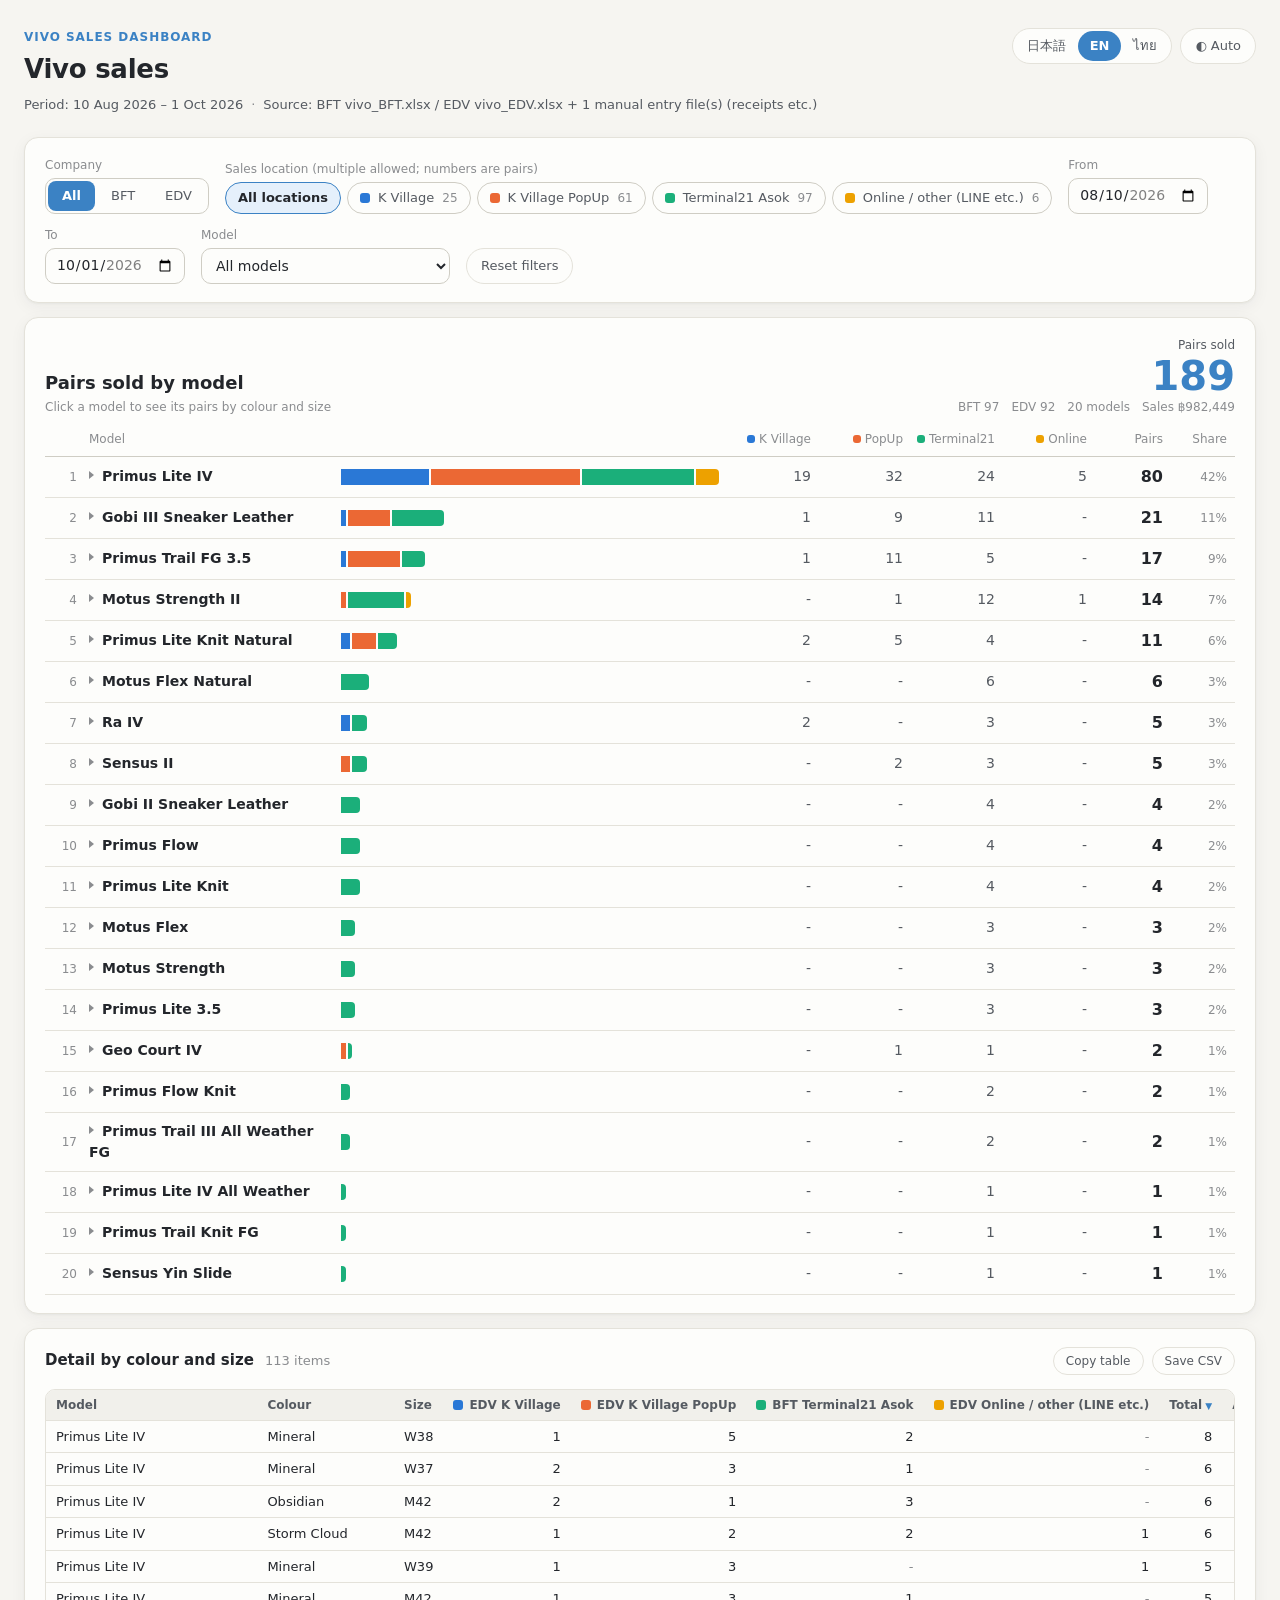
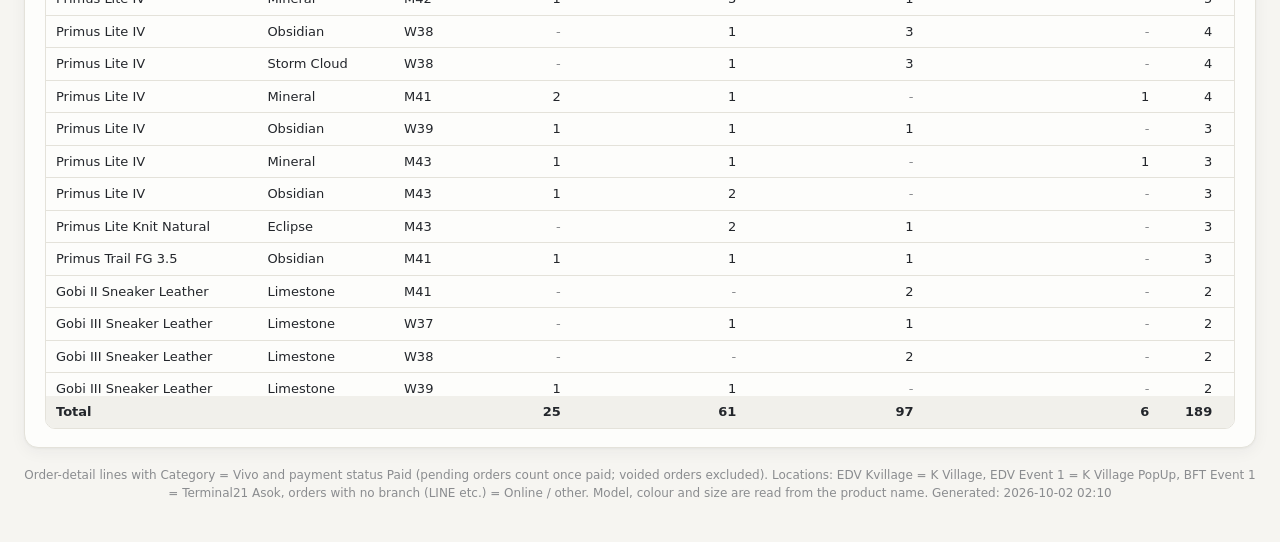
<file: src/vivo.html>
<!doctype html>
<html lang="ja">
<head>
  <meta charset="utf-8">
  <meta name="viewport" content="width=device-width, initial-scale=1">
  <title>Vivo Sales Dashboard</title>
  <meta name="description" content="Vivo sales by company (BFT / EDV) and sales location">
  <link rel="icon" href="data:image/svg+xml,<svg xmlns='http://www.w3.org/2000/svg' viewBox='0 0 32 32'><rect width='32' height='32' rx='8' fill='%23eb6834'/><rect x='7' y='16' width='4' height='9' rx='1.5' fill='white'/><rect x='14' y='10' width='4' height='15' rx='1.5' fill='white'/><rect x='21' y='13' width='4' height='12' rx='1.5' fill='white'/></svg>">
  <link rel="stylesheet" href="style.css?v=20261001">
  <link rel="stylesheet" href="vivo.css?v=20261001">
</head>
<body>
  <div class="page vivo">
    <header class="top">
      <div>
        <p class="eyebrow">Vivo Sales Dashboard</p>
        <h1 data-i18n="h1"></h1>
        <p class="sub"><span id="period" data-i18n="loading"></span><span class="dot">·</span><span id="source"></span></p>
      </div>
      <div class="top-actions">
        <div class="lang-switch" role="group" data-i18n-aria="lang.aria">
          <button type="button" data-lang="ja" lang="ja">日本語</button>
          <button type="button" data-lang="en" lang="en">EN</button>
          <button type="button" data-lang="th" lang="th">ไทย</button>
        </div>
        <button id="themeToggle" class="ghost" type="button" data-i18n-aria="theme.aria">
          <span aria-hidden="true">◐</span> <span id="themeLabel"></span>
        </button>
      </div>
    </header>

    <section class="card vf" role="search" data-i18n-aria="f.aria">
      <div class="vf-row">
        <div class="vf-group">
          <span class="vf-label" data-i18n="f.company"></span>
          <div class="seg" id="segCompany">
            <button type="button" data-v="" data-i18n="all"></button>
            <button type="button" data-v="BFT">BFT</button>
            <button type="button" data-v="EDV">EDV</button>
          </div>
        </div>
        <div class="vf-group vf-locs">
          <span class="vf-label"><span data-i18n="f.loc"></span> <span class="hint" data-i18n="f.locHint"></span></span>
          <div class="loc-chips" id="locChips"></div>
        </div>
        <label class="vf-group">
          <span class="vf-label" data-i18n="f.from"></span>
          <input type="date" id="dFrom" class="vf-input">
        </label>
        <label class="vf-group">
          <span class="vf-label" data-i18n="f.to"></span>
          <input type="date" id="dTo" class="vf-input">
        </label>
        <label class="vf-group">
          <span class="vf-label" data-i18n="f.model"></span>
          <select id="fModel" class="vf-input"></select>
        </label>
        <button id="reset" class="ghost" type="button" data-i18n="reset"></button>
      </div>
    </section>

    <section class="card mcard">
      <div class="mcard-head">
        <div>
          <h2 data-i18n="m.title"></h2>
          <p class="hint" data-i18n="m.hint"></p>
        </div>
        <div class="mtotal">
          <p class="mtotal-label" data-i18n="kpi.qty"></p>
          <p class="mtotal-value" id="kQty">–</p>
          <p class="kpi-note" id="kQtyNote"></p>
        </div>
      </div>
      <div id="modelList" class="mlist"></div>
    </section>

    <section class="card">
      <div class="card-head">
        <h2><span data-i18n="t.title"></span><span id="tTitleModel"></span> <span class="count" id="tCount"></span></h2>
        <div class="head-actions">
          <button id="copyTable" class="ghost small" type="button" data-i18n="copy"></button>
          <button id="dlCsv" class="ghost small" type="button" data-i18n="csv"></button>
        </div>
      </div>
      <div class="vtable-wrap">
        <table class="vtable">
          <thead id="tHead"></thead>
          <tbody id="tBody"></tbody>
          <tfoot id="tFoot"></tfoot>
        </table>
      </div>
    </section>

    <footer class="foot" id="foot"></footer>
  </div>
  <script src="vivo.js?v=20261001"></script>
</body>
</html>
</file>
<file: src/style.css>
/* =========================================================
   ダッシュボード部分 (やさしい配色)
   ========================================================= */
:root {
  color-scheme: light;
  --page: #f6f5f1;
  --surface: #fdfdfb;
  --surface-2: #f1f0eb;
  --ink: #23262b;
  --ink-2: #555a61;
  --muted: #8a8c8f;
  --line: #e4e2da;
  --line-strong: #cfcdc4;
  --accent: #3b82c4;
  --accent-soft: #e5f0fb;
  --bar: #6da7ec;
  --bar-hover: #3987e5;
  --crit: #d03b3b;
  --warn: #d99100;
  --shadow: 0 1px 2px rgba(30, 40, 50, .04), 0 4px 16px rgba(30, 40, 50, .05);
  --radius: 14px;
}
@media (prefers-color-scheme: dark) {
  :root:not([data-theme="light"]) {
    color-scheme: dark;
    --page: #121314; --surface: #1b1c1e; --surface-2: #232427;
    --ink: #eceae4; --ink-2: #c3c2b7; --muted: #8d8c86;
    --line: #2d2e30; --line-strong: #3b3c3f;
    --accent: #6da7ec; --accent-soft: #1d2a3a;
    --bar: #3987e5; --bar-hover: #6da7ec;
    --crit: #e66767; --warn: #fab219;
    --shadow: 0 1px 2px rgba(0, 0, 0, .3);
  }
}
:root[data-theme="dark"] {
  color-scheme: dark;
  --page: #121314; --surface: #1b1c1e; --surface-2: #232427;
  --ink: #eceae4; --ink-2: #c3c2b7; --muted: #8d8c86;
  --line: #2d2e30; --line-strong: #3b3c3f;
  --accent: #6da7ec; --accent-soft: #1d2a3a;
  --bar: #3987e5; --bar-hover: #6da7ec;
  --crit: #e66767; --warn: #fab219;
  --shadow: 0 1px 2px rgba(0, 0, 0, .3);
}

* { box-sizing: border-box; }
html, body { margin: 0; }
body {
  background: var(--page);
  color: var(--ink);
  font-family: system-ui, -apple-system, "Segoe UI", "Hiragino Sans", "Noto Sans JP", "Noto Sans Thai", "Leelawadee UI", "Thonburi", sans-serif;
  font-size: 14px;
  line-height: 1.5;
  -webkit-font-smoothing: antialiased;
}
h1, h2, p { margin: 0; }
button, select, input { font: inherit; color: inherit; }

.page { max-width: 1800px; margin: 0 auto; padding: 28px 24px 40px; }

.top { display: flex; justify-content: space-between; align-items: flex-start; gap: 16px; margin-bottom: 22px; }
.top-actions { display: flex; gap: 8px; flex-wrap: wrap; justify-content: flex-end; }
.eyebrow { font-size: 12px; letter-spacing: .08em; text-transform: uppercase; color: var(--accent); font-weight: 600; }
h1 { font-size: 26px; font-weight: 700; margin: 4px 0 6px; letter-spacing: -.01em; }
.sub { color: var(--ink-2); font-size: 13px; }
.alloc-note {
  display: inline-block; margin-top: 8px; font-size: 12px; color: #1f5f3a; background: #e3f4ea;
  border: 1px solid #b7e0c6; border-radius: 999px; padding: 3px 12px;
}
.alloc-note[hidden] { display: none; }
.sub .dot { margin: 0 8px; color: var(--muted); }

.ghost {
  display: inline-flex; align-items: center; gap: 4px;
  background: var(--surface); border: 1px solid var(--line); border-radius: 999px;
  padding: 7px 14px; cursor: pointer; color: var(--ink-2); white-space: nowrap; text-decoration: none; font-size: 13px;
}
.ghost:hover { background: var(--accent-soft); border-color: var(--accent); color: var(--ink); }
.ghost.small { padding: 4px 12px; font-size: 12px; }

.card {
  background: var(--surface); border: 1px solid var(--line); border-radius: var(--radius);
  box-shadow: var(--shadow); padding: 18px 20px;
}
.card-head { display: flex; justify-content: space-between; align-items: center; gap: 12px; flex-wrap: wrap; margin-bottom: 14px; }
.card-head h2 { font-size: 15px; font-weight: 650; }
.hint { font-size: 12px; color: var(--muted); }
.count { font-weight: 500; color: var(--muted); font-size: 13px; margin-left: 6px; }

.head-actions { display: flex; align-items: center; gap: 8px; flex-wrap: wrap; }
.ret-info { font-size: 12px; color: var(--ink-2); background: #fff2cc; border-radius: 999px; padding: 3px 10px; color: #7f6000; }
.ret-info:empty { display: none; }
.primary {
  display: inline-flex; align-items: center; gap: 4px; cursor: pointer; white-space: nowrap;
  background: var(--accent); color: #fff; border: 1px solid var(--accent); border-radius: 999px;
  padding: 7px 18px; font-size: 13px; font-weight: 600;
}
.primary.small { padding: 4px 16px; font-size: 12px; }
.primary:hover:not(:disabled) { filter: brightness(1.08); }
.primary:disabled { background: var(--surface-2); color: var(--muted); border-color: var(--line); cursor: default; }
.save-state { font-size: 12px; color: var(--muted); }
.sync-state { font-size: 12px; color: var(--muted); display: inline-flex; align-items: center; gap: 5px; }
.sync-state::before { content: ""; width: 8px; height: 8px; border-radius: 50%; background: var(--muted); }
.sync-state.shared::before { background: #1f9d55; box-shadow: 0 0 0 3px rgba(31,157,85,.18); }
.sync-state.error { color: var(--crit); }
.sync-state.error::before { background: var(--crit); }
.sync-state.flash { color: #1f7a45; font-weight: 600; }
.save-state.dirty { color: #b45309; font-weight: 600; }
.save-state.dirty::before { content: "● "; }
.ret-hint { font-size: 12px; color: var(--muted); margin: -4px 0 10px; }

/* 言語切り替え */
.lang-switch { display: inline-flex; border: 1px solid var(--line); border-radius: 999px; background: var(--surface); padding: 2px; }
.lang-switch button {
  border: 0; background: none; cursor: pointer; padding: 5px 12px; border-radius: 999px; font-size: 13px; color: var(--ink-2);
}
.lang-switch button:hover { color: var(--ink); background: var(--surface-2); }
.lang-switch button[aria-pressed="true"] { background: var(--accent); color: #fff; font-weight: 600; }

/* 見出しの ▼ フィルター (Excel のオートフィルター風) */
.sheet thead th { position: sticky; }
.sheet .af {
  position: absolute; right: 2px; bottom: 3px; width: 15px; height: 15px; padding: 0; margin: 0;
  display: inline-flex; align-items: center; justify-content: center; cursor: pointer;
  background: #f2f2f2; border: 1px solid #a6a6a6; border-radius: 2px;
}
.sheet .af svg { width: 10px; height: 10px; fill: #404040; }
.sheet .af .af-funnel { display: none; }
.sheet .af:hover { background: #ffffff; }
.sheet .af.on { background: #ffd966; border-color: #bf8f00; }
.sheet .af.on .af-arrow { display: none; }
.sheet .af.on .af-funnel { display: block; }
.sheet thead tr.h1 th[rowspan] { padding-right: 18px; }
.sheet thead tr.h1 th.grp { padding-right: 18px; }  /* 拠点の ▼ (表示する拠点を選ぶ) */
.sheet thead tr.h2 th { padding-right: 18px; }
.sheet thead tr.h2 th.ret-h { padding-right: 3px; }

.af-hint { font-size: 12px; color: var(--muted); margin: -6px 0 10px; }
.chips { display: flex; flex-wrap: wrap; align-items: center; gap: 6px; margin: 0 0 10px; font-size: 12px; }
.chips-label { color: var(--muted); }
.chip {
  display: inline-flex; align-items: center; gap: 4px; background: #fff2cc; color: #5c4600;
  border: 1px solid #f1d27a; border-radius: 999px; padding: 2px 4px 2px 10px;
}
.chip b { font-weight: 600; }
.chip button { border: 0; background: none; cursor: pointer; color: #7f6000; font-size: 14px; line-height: 1; padding: 0 4px; border-radius: 999px; }
.chip button:hover { background: #f1d27a; }
.chip-clear { border: 0; background: none; color: var(--accent); cursor: pointer; font-size: 12px; text-decoration: underline; }

.af-pop {
  position: fixed; z-index: 60; width: 280px; background: var(--surface); color: var(--ink);
  border: 1px solid var(--line-strong); border-radius: 10px; box-shadow: 0 10px 30px rgba(0,0,0,.18);
  padding: 10px; font-size: 13px;
}
.af-head { font-weight: 650; margin-bottom: 8px; }
.af-search { width: 100%; height: 30px; border: 1px solid var(--line-strong); border-radius: 8px; padding: 0 8px; background: var(--surface); margin-bottom: 6px; }
.af-list { max-height: 260px; overflow: auto; border: 1px solid var(--line); border-radius: 8px; padding: 4px 0; }
.af-list label { display: flex; align-items: center; gap: 6px; padding: 3px 10px; cursor: pointer; }
.af-list label:hover { background: var(--surface-2); }
.af-list label[hidden] { display: none; }
.af-list label span { flex: 1; overflow: hidden; text-overflow: ellipsis; white-space: nowrap; }
.af-list label em { font-style: normal; color: var(--muted); font-size: 11px; }
.af-list .af-all { border-bottom: 1px solid var(--line); margin-bottom: 2px; font-weight: 600; }
.af-num { display: flex; flex-direction: column; gap: 6px; padding: 2px 2px 4px; }
.af-num label { display: flex; align-items: center; gap: 6px; cursor: pointer; }
.af-range { display: flex; align-items: center; gap: 6px; padding-left: 22px; }
.af-range input { width: 90px; height: 30px; border: 1px solid var(--line-strong); border-radius: 8px; padding: 0 8px; background: var(--surface); }
.af-foot { display: flex; align-items: center; gap: 6px; margin-top: 10px; }
.af-foot span { flex: 1; }

/* 範囲選択 (Excel と同じ緑の枠) */
.sheet tbody td { cursor: cell; }
.sheet tbody td.sel { background-color: #d9eadf !important; }
.sheet tbody td.ret.sel { background-color: #e6efcf !important; }
.sheet tbody td.sel {
  --st: 0px; --sb: 0px; --sl: 0px; --sr: 0px;
  box-shadow: inset 0 var(--st) 0 #217346, inset 0 calc(-1 * var(--sb)) 0 #217346,
              inset var(--sl) 0 0 #217346, inset calc(-1 * var(--sr)) 0 0 #217346;
}
.sheet tbody td.sel-t { --st: 2px; }
.sheet tbody td.sel-b { --sb: 2px; }
.sheet tbody td.sel-l { --sl: 2px; }
.sheet tbody td.sel-r { --sr: 2px; }
body.selecting, body.selecting * { user-select: none; -webkit-user-select: none; }
.sel-bar {
  position: fixed; left: 50%; bottom: 16px; transform: translateX(-50%); z-index: 70;
  display: flex; align-items: center; gap: 16px; flex-wrap: wrap; justify-content: center;
  background: #217346; color: #fff; border-radius: 999px; padding: 8px 10px 8px 20px;
  box-shadow: 0 8px 24px rgba(0,0,0,.25); font-size: 13px; max-width: calc(100vw - 32px);
}
.sel-bar b { font-size: 15px; font-variant-numeric: tabular-nums; }
.sel-bar .sel-size, .sel-bar .sel-copy { opacity: .75; font-size: 12px; }
.sel-bar.copied .sel-copy { opacity: 1; font-weight: 700; }
.sel-bar button { border: 0; background: rgba(255,255,255,.18); color: #fff; width: 26px; height: 26px; border-radius: 999px; cursor: pointer; font-size: 16px; line-height: 1; }
.sel-bar button:hover { background: rgba(255,255,255,.3); }
@media (max-width: 560px) { .sel-bar .sel-copy { display: none; } }

/* tabs */
.tabs { display: flex; gap: 4px; margin-bottom: 14px; border-bottom: 1px solid var(--line-strong); }
.tab {
  border: 0; background: none; cursor: pointer; padding: 10px 18px; font-size: 14px; font-weight: 600; color: var(--muted);
  border-bottom: 3px solid transparent; margin-bottom: -1px;
}
.tab:hover { color: var(--ink); }
.tab[aria-selected="true"] { color: var(--accent); border-bottom-color: var(--accent); }
.view[hidden] { display: none; }
.view-note { font-size: 12px; color: var(--muted); margin-bottom: 10px; }
.view-note:empty { display: none; }

/* KPI */
.kpis { display: grid; grid-template-columns: repeat(4, minmax(0, 1fr)); gap: 14px; margin-bottom: 14px; }
.kpi {
  display: block; text-align: left; width: 100%;
  background: var(--surface); border: 1px solid var(--line); border-radius: var(--radius); box-shadow: var(--shadow); padding: 16px 18px;
}
.kpi > span { display: block; }
.kpi-btn { cursor: pointer; }
.kpi-btn:hover { border-color: var(--accent); }
.kpi-btn[aria-pressed="true"] { border-color: var(--accent); background: var(--accent-soft); }
.kpi-label { color: var(--ink-2); font-size: 13px; display: flex !important; align-items: center; gap: 6px; }
.kpi-value { font-size: 30px; font-weight: 700; margin: 4px 0 2px; letter-spacing: -.01em; }
.kpi-note { color: var(--muted); font-size: 12px; }
.status-ic { font-size: 11px; }
.status-ic.crit { color: var(--crit); }
.status-ic.warn { color: var(--warn); }

/* charts */
.charts { display: grid; grid-template-columns: minmax(0, 1fr) minmax(0, 1.25fr); gap: 14px; margin-bottom: 14px; }
.bars { display: flex; flex-direction: column; gap: 2px; }
.bar-row {
  display: grid; grid-template-columns: minmax(96px, 34%) 1fr 52px; align-items: center; gap: 10px;
  padding: 5px 6px; border-radius: 8px; cursor: pointer; border: 0; background: none; text-align: left; width: 100%;
}
.bar-row:hover, .bar-row:focus-visible { background: var(--surface-2); outline: none; }
.bar-row.active { background: var(--accent-soft); }
.bar-label { font-size: 13px; color: var(--ink-2); white-space: nowrap; overflow: hidden; text-overflow: ellipsis; }
.bar-track { display: block; height: 14px; }
.bar-fill { display: block; height: 100%; background: var(--bar); border-radius: 0 4px 4px 0; min-width: 2px; transition: width .35s ease, background .15s; }
.bar-row:hover .bar-fill, .bar-row.active .bar-fill { background: var(--bar-hover); }
.bar-val { font-size: 13px; text-align: right; font-variant-numeric: tabular-nums; }
.bars.compact .bar-row { padding: 2px 6px; }
.bars.compact .bar-track { height: 11px; }

/* filters */
.filters { display: flex; flex-wrap: wrap; gap: 10px 12px; align-items: flex-end; margin-bottom: 14px; }
.field { display: flex; flex-direction: column; gap: 4px; min-width: 130px; }
.field.grow { flex: 1 1 220px; }
.field > span { font-size: 12px; color: var(--muted); }
.field input, .field select {
  height: 36px; padding: 0 10px; border: 1px solid var(--line-strong); border-radius: 10px; background: var(--surface);
}
.field input:focus, .field select:focus { outline: 2px solid var(--accent-soft); border-color: var(--accent); }
.filters .ghost { height: 36px; }
.check-toggle { display: inline-flex; align-items: center; gap: 6px; height: 36px; font-size: 13px; color: var(--ink-2); cursor: pointer; white-space: nowrap; }
.check-toggle[hidden] { display: none; }
/* 複数選択のドロップダウン (モデル・カラー・サイズ) */
.ms {
  display: flex; align-items: center; justify-content: space-between; gap: 8px; width: 100%; min-width: 150px; max-width: 240px;
  height: 36px; padding: 0 10px; border: 1px solid var(--line-strong); border-radius: 10px; background: var(--surface);
  cursor: pointer; text-align: left;
}
.ms .ms-val { overflow: hidden; text-overflow: ellipsis; white-space: nowrap; }
.ms svg { width: 10px; height: 10px; fill: var(--ink-2); flex: none; }
.ms:hover { border-color: var(--accent); }
.ms.on { border-color: #bf8f00; background: #fff8e1; color: #5c4600; font-weight: 600; }
:root[data-theme="dark"] .ms.on { background: #3a3020; color: #fde9a8; }

.tip {
  position: fixed; pointer-events: none; z-index: 50; background: var(--ink); color: var(--surface);
  padding: 7px 10px; border-radius: 8px; font-size: 12px; line-height: 1.45; box-shadow: 0 6px 20px rgba(0,0,0,.18);
  max-width: 260px;
}
.foot { color: var(--muted); font-size: 12px; margin-top: 18px; text-align: center; }

/* =========================================================
   在庫表: Store_Stock_*.xlsx「VFF Shoes Stock」シートの書式をそのまま再現
   (ダークモードでも Excel と同じ白地のまま)
   ========================================================= */
.sheet {
  --x-header: #1f4e78;      /* 見出し (Quantity) */
  --x-header-ret: #bf8f00;  /* 見出し (Return) */
  --x-ret-fill: #fff2cc;    /* Return 列 */
  --x-ret-ink: #0000ff;
  --x-total-fill: #d9e1f2;  /* Total 行 */
  --x-row-border: #d9d9d9;  /* 行の下罫線 */
  --x-gridline: #e1e1e1;    /* Excel の枠線 */
  --row-h: 20px;            /* 14.5pt */
  --head-h: 27px;           /* 20pt */
  --title-h: 25px;          /* 18.5pt */

  color-scheme: light;
  background: #ffffff;
  color: #000000;
  font-family: Calibri, Carlito, "Segoe UI", Arial, sans-serif;
  font-size: 11pt;
  line-height: 1;
  border: 1px solid var(--line-strong);
}
/* 画面幅に収まるよう JS で zoom を設定 (縦・横ともスクロールなし) */
.sheet table { zoom: var(--fit, 1); }
.sheet table { border-collapse: separate; border-spacing: 0; table-layout: fixed; width: max-content; }
.sheet th, .sheet td {
  height: var(--row-h);
  padding: 0 3px;
  white-space: nowrap;
  overflow: hidden;
  border-right: 1px solid var(--x-gridline);
  border-bottom: 1px solid var(--x-row-border);
}
.sheet td.c { text-align: center; }
.sheet td.b { font-weight: 700; }
.sheet td.ret { background: var(--x-ret-fill); color: var(--x-ret-ink); }
.sheet td.ret { padding: 0; }
/* Excel で黄色に塗られていたマス */
.sheet td.hl, .sheet td.ret.hl { background: #ffff00; }
.sheet .ret-in {
  display: block; width: 100%; height: calc(var(--row-h) - 1px); margin: 0; padding: 0 3px;
  border: 0; background: transparent; color: var(--x-ret-ink);
  font: inherit; text-align: center; cursor: cell;
}
.sheet .ret-in:hover { background: #ffe699; }
.sheet .ret-in:focus { outline: 2px solid #217346; outline-offset: -2px; background: #ffffff; cursor: text; }
.sheet .ret-in.invalid { outline: 2px solid #d03b3b; outline-offset: -2px; }

/* ウィンドウ枠の固定 (A5): 1〜4 行目は常に表示 */
.sheet thead tr.title th, .sheet thead tr.asof th {
  position: sticky; z-index: 3; background: #ffffff; text-align: left; font-weight: 400;
  border-right: 0; border-bottom: 1px solid var(--x-gridline);
}
.sheet thead tr.title th { top: 0; height: var(--title-h); font-size: 14pt; font-weight: 700; }
.sheet thead tr.asof th { top: var(--title-h); }
.sheet thead tr.h1 th, .sheet thead tr.h2 th {
  position: sticky; z-index: 2; height: var(--head-h);
  background: var(--x-header); color: #ffffff; font-weight: 700; text-align: center; vertical-align: middle;
  border-right: 1px solid #ffffff; border-bottom: 1px solid #ffffff;
}
.sheet thead tr.h1 th { top: calc(var(--title-h) + var(--row-h)); }
.sheet thead tr.h2 th { top: calc(var(--title-h) + var(--row-h) + var(--head-h)); }
.sheet thead tr.h2 th.ret-h { background: var(--x-header-ret); }
.sheet thead tr.h2 th.rate-h, .sheet thead tr.h2 th.mos-h { background: #2f75b5; font-size: 8.5pt; white-space: normal; line-height: 1.05; padding: 0 1px; }
.sheet td.rate { color: #1f4e78; }
/* 画面用に列を狭くしたので見出しは小さめ・折り返し可 */
.sheet thead tr.h1 th.grp { font-size: 9.5pt; white-space: normal; line-height: 1.05; padding: 0 2px; }
.sheet thead tr.h2 th { font-size: 9pt; padding-left: 1px; }
.sheet thead tr.h2 th.ret-h { padding: 0 1px; }
.sheet tbody td { padding: 0 2px; }
.sheet tbody td.ret { padding: 0; }
.sheet .ret-in { padding: 0 1px; }
.sheet td.mos { color: #1f4e78; font-style: italic; }
.sheet tr.total td { background: var(--x-total-fill); font-weight: 700; }
.sheet td.empty { text-align: center; color: #595959; height: 40px; }

@media (max-width: 960px) {
  .charts { grid-template-columns: 1fr; }
  .kpis { grid-template-columns: repeat(2, minmax(0, 1fr)); }
}
@media (max-width: 560px) {
  .page { padding: 18px 16px 32px; }
  h1 { font-size: 21px; }
  .kpi-value { font-size: 24px; }
  .card { padding: 14px; }
  .field { min-width: calc(50% - 6px); flex: 1 1 calc(50% - 6px); }
  .field.grow { flex-basis: 100%; }
  .top { flex-direction: column; }
  .top-actions { justify-content: flex-start; }
}

@media print {
  body { background: #fff; }
  .top-actions, .kpis, .charts, .filters, #dlCsv, .foot { display: none; }
  .card { border: 0; box-shadow: none; padding: 0; }
  .sel-bar, .tabs, .view-note, .ret-hint, .af-hint, .chips, .head-actions, .sheet .af { display: none; }
  #view-table { display: block !important; }
  .sheet { border: 0; }
  .sheet thead th { position: static; }
  .sheet th, .sheet td { -webkit-print-color-adjust: exact; print-color-adjust: exact; }
}
[hidden] { display: none !important; }

/* 拠点フィルター: Store Total の前に区切り線 */
.af-list label.af-sep { border-top: 1px solid var(--line); margin-top: 4px; padding-top: 6px; }
.af-note { margin: 6px 0 0; font-size: 12px; color: var(--muted); line-height: 1.4; }

/* 詳細タブ: 在庫一覧の使い方 */
.guide { margin-bottom: 16px; }
.guide h2 { font-size: 15px; margin: 0 0 8px; }
.guide .alloc-note { margin: 0 0 12px; }
.guide-list { margin: 0; padding-left: 20px; font-size: 13px; color: var(--ink-2); line-height: 1.6; }
.guide-list li + li { margin-top: 4px; }

/* 返品の受領 */
.recv-btn {
  border: 1px solid #b7e0c6; background: #e3f4ea; color: #1f5f3a; border-radius: 999px;
  font: inherit; font-size: 12px; font-weight: 600; padding: 5px 12px; cursor: pointer;
}
.recv-btn:hover { background: #d2ecdc; }
.recv-btn[hidden] { display: none; }
.recv-dlg {
  width: min(720px, calc(100vw - 32px)); max-height: calc(100vh - 48px); padding: 0;
  border: 1px solid var(--line); border-radius: 14px; background: var(--surface); color: var(--ink);
  box-shadow: 0 16px 48px rgba(0,0,0,.25);
}
.recv-dlg::backdrop { background: rgba(20, 24, 30, .35); }
.recv-inner { display: flex; flex-direction: column; max-height: calc(100vh - 50px); }
.recv-head { display: flex; justify-content: space-between; align-items: center; padding: 16px 20px 0; }
.recv-head h2 { margin: 0; font-size: 18px; }
.recv-x { border: 0; background: none; font-size: 22px; line-height: 1; cursor: pointer; color: var(--ink-2); }
.recv-note { margin: 8px 20px 0; font-size: 13px; color: var(--ink-2); line-height: 1.55; }
.recv-warn { margin: 8px 20px 0; font-size: 13px; color: #8a5a00; background: #fff4d6; border: 1px solid #f0d68a; border-radius: 8px; padding: 6px 10px; }
.recv-warn[hidden] { display: none; }
.recv-body { overflow: auto; padding: 4px 20px 8px; flex: 1; }
.recv-body h3 { font-size: 14px; margin: 14px 0 6px; }
.recv-empty { font-size: 13px; color: var(--muted); }
.link-btn { border: 0; background: none; color: var(--accent); cursor: pointer; font: inherit; font-size: 12px; text-decoration: underline; }
.recv-foot { display: flex; align-items: center; gap: 8px; padding: 12px 20px 16px; border-top: 1px solid var(--line); }
.recv-sel { margin-right: auto; font-size: 13px; color: var(--ink-2); }
.recv-foot[hidden] { display: none; }
.recv-step { font-size: 13px; color: var(--ink); margin: 12px 0 8px; font-weight: 600; }
.recv-stores { display: grid; gap: 8px; }
.recv-storebtn {
  display: grid; grid-template-columns: 1fr auto 16px; grid-template-rows: auto auto; column-gap: 12px; align-items: center;
  text-align: left; width: 100%; padding: 12px 14px; border: 1px solid var(--line); border-radius: 10px;
  background: var(--surface); color: var(--ink); font: inherit; cursor: pointer;
}
.recv-storebtn:hover { border-color: var(--accent); background: var(--accent-soft, #eef5fc); }
.recv-storebtn b { font-size: 15px; }
.recv-storebtn .recv-pend { font-size: 13px; font-weight: 700; color: #8a5a00; }
.recv-storebtn .recv-doneinfo { grid-column: 1 / 3; font-size: 12px; color: var(--muted); }
.recv-storebtn .recv-go { grid-row: 1 / 3; grid-column: 3; font-size: 22px; color: var(--muted); }
.recv-nav { display: flex; align-items: center; gap: 12px; margin-top: 10px; padding-bottom: 8px; border-bottom: 1px solid var(--line); }
.recv-nav b { font-size: 16px; }
.recv-nav .recv-count { margin-left: auto; font-size: 13px; color: #8a5a00; font-weight: 700; }
.recv-selall { display: inline-flex; align-items: center; gap: 6px; font-size: 13px; margin-bottom: 6px; cursor: pointer; }
.recv-model { border: 1px solid var(--line); border-radius: 10px; margin-bottom: 8px; overflow: hidden; }
.recv-mhead { display: flex; align-items: center; padding: 8px 12px; background: var(--surface-2); }
.recv-mhead label { display: flex; align-items: center; gap: 8px; cursor: pointer; }
.recv-mhead .recv-count { margin-left: auto; font-size: 12px; color: var(--muted); }
.recv-tbl { width: 100%; border-collapse: collapse; font-size: 13px; }
.recv-tbl th { font-size: 11px; font-weight: 600; color: var(--muted); text-align: left; padding: 4px 8px; }
.recv-tbl td { padding: 5px 8px; border-top: 1px solid var(--line); }
.recv-tbl td:first-child, .recv-tbl th:first-child { width: 28px; padding-left: 12px; }
.recv-tbl td.c { text-align: center; } .recv-tbl th:nth-child(3) { text-align: center; }
.recv-tbl td.n, .recv-tbl th:last-child { text-align: right; padding-right: 14px; width: 60px; }
.recv-tbl td.n { font-weight: 700; }
.recv-tbl label { cursor: pointer; display: block; }
.recv-tbl tr:has(input:checked) td { background: #e3f4ea; }
.recv-done { margin-top: 12px; border: 1px solid var(--line); border-radius: 10px; }
.recv-done summary { padding: 8px 12px; cursor: pointer; font-size: 13px; color: var(--ink-2); }
.recv-done ul { list-style: none; margin: 0; padding: 0 12px 8px; }
.recv-done li { display: flex; align-items: center; gap: 10px; padding: 4px 0; border-top: 1px solid var(--line); font-size: 13px; }
.recv-done li > span { flex: 1; }
.recv-done li em { font-style: normal; font-weight: 700; }
</file>
<file: src/vivo.css>
/* Vivo 販売ダッシュボード (vivo.html)。基本の配色・部品は style.css を使う */
/* 販売場所の色 (K Village / K Village PopUp / Terminal21 Asok / オンライン の順。並びは vivo.json の locations の順) */
:root { --s1: #2a78d6; --s2: #eb6834; --s3: #1baf7a; --s4: #eda100; --s5: #e87ba4; --s6: #4a3aa7; }
@media (prefers-color-scheme: dark) {
  :root:not([data-theme="light"]) { --s1: #3987e5; --s2: #d95926; --s3: #199e70; --s4: #c98500; --s5: #d55181; --s6: #9085e9; }
}
:root[data-theme="dark"] { --s1: #3987e5; --s2: #d95926; --s3: #199e70; --s4: #c98500; --s5: #d55181; --s6: #9085e9; }

.sw { display: inline-block; width: 10px; height: 10px; border-radius: 3px; margin-right: 6px; vertical-align: -1px; flex: none; }

/* フィルター */
.vf { margin-bottom: 14px; display: flex; flex-direction: column; gap: 14px; }
.vf-row { display: flex; flex-wrap: wrap; gap: 12px 16px; align-items: flex-end; }
.vf-group { display: flex; flex-direction: column; gap: 4px; }
.vf-label { font-size: 12px; color: var(--muted); }
.vf-input { height: 36px; padding: 0 10px; border: 1px solid var(--line-strong); border-radius: 10px; background: var(--surface); min-width: 140px; }
.vf-input:focus { outline: 2px solid var(--accent-soft); border-color: var(--accent); }
.vf .ghost { height: 36px; }
.seg { display: inline-flex; flex-wrap: wrap; border: 1px solid var(--line-strong); border-radius: 10px; background: var(--surface); padding: 2px; gap: 2px; }
.seg button {
  display: inline-flex; align-items: center; border: 0; background: none; cursor: pointer;
  height: 30px; padding: 0 14px; border-radius: 8px; font-size: 13px; color: var(--ink-2); white-space: nowrap;
}
.seg button:hover { background: var(--surface-2); color: var(--ink); }
.seg button[aria-pressed="true"] { background: var(--accent); color: #fff; font-weight: 600; }
.loc-chips { display: flex; flex-wrap: wrap; gap: 6px; }
.loc-chip {
  display: inline-flex; align-items: center; gap: 2px; cursor: pointer; font-size: 13px;
  border: 1px solid var(--line-strong); background: var(--surface); color: var(--ink-2);
  border-radius: 999px; padding: 5px 12px;
}
.loc-chip:hover { border-color: var(--accent); }
.loc-chip[aria-pressed="true"] { background: var(--accent-soft); border-color: var(--accent); color: var(--ink); font-weight: 600; }
.loc-chip .co { font-size: 11px; color: var(--muted); font-weight: 600; margin-right: 4px; }
.loc-chip .n { font-size: 12px; color: var(--muted); margin-left: 6px; font-variant-numeric: tabular-nums; font-weight: 400; }
.loc-chip.all { font-weight: 600; }

.kpi-note .sw { width: 8px; height: 8px; margin-right: 4px; vertical-align: 0; }
.kpi-note .co-split { margin-right: 12px; white-space: nowrap; }
.empty-note { color: var(--muted); font-size: 13px; padding: 20px 0; text-align: center; }

/* モデル別の販売数量 (主役) */
.mcard { margin-bottom: 14px; }
.mcard-head { display: flex; justify-content: space-between; align-items: flex-end; gap: 12px 24px; flex-wrap: wrap; margin-bottom: 14px; }
.mcard-head h2 { font-size: 18px; font-weight: 700; margin-bottom: 2px; }
.mtotal { text-align: right; }
.mtotal-label { font-size: 12px; color: var(--ink-2); }
.mtotal-value { font-size: 40px; font-weight: 700; line-height: 1.1; color: var(--accent); font-variant-numeric: tabular-nums; }
.mtotal .kpi-note .co-split:last-child { margin-right: 0; }
.mlist { display: flex; flex-direction: column; }
.mrow {
  display: grid; align-items: center; gap: 4px 12px; width: 100%; text-align: left;
  grid-template-columns: 24px minmax(150px, 240px) minmax(0, 1fr) repeat(var(--co-cols), 80px) 64px 52px;
  padding: 8px 8px; border: 0; border-bottom: 1px solid var(--line); background: none; font-size: 14px; cursor: pointer; border-radius: 0;
}
.mlist { --co-cols: 0; }
.mrow:hover { background: var(--surface-2); }
.mrow:focus-visible { outline: 2px solid var(--accent); outline-offset: -2px; }
.mrow.active { background: var(--accent-soft); }
.mrow.mhead { cursor: default; font-size: 12px; color: var(--muted); padding-top: 0; border-bottom-color: var(--line-strong); }
.mrow.mhead:hover { background: none; }
.mchev { display: inline-block; width: 0; height: 0; margin-right: 8px; vertical-align: 2px;
  border-left: 5px solid var(--muted); border-top: 4px solid transparent; border-bottom: 4px solid transparent; transition: transform .15s; }
.mrow.open .mchev { transform: rotate(90deg); border-left-color: var(--accent); }
.mrow.open { background: var(--accent-soft); border-bottom-color: transparent; }
@media (prefers-reduced-motion: reduce) { .mchev { transition: none; } }

/* モデルの内訳 (カラー × サイズ) */
.mdetail { padding: 4px 8px 14px 44px; border-bottom: 1px solid var(--line); background: var(--accent-soft); }
.mmatrix-wrap { overflow-x: auto; background: var(--surface); border: 1px solid var(--line); border-radius: 10px; }
.mmatrix { border-collapse: collapse; font-size: 13px; min-width: 100%; }
.mmatrix th, .mmatrix td { padding: 6px 10px; border-bottom: 1px solid var(--line); white-space: nowrap; text-align: left; }
.mmatrix thead th { font-size: 12px; color: var(--ink-2); font-weight: 600; background: var(--surface-2); }
.mmatrix tbody th { font-weight: 600; }
.mmatrix .num { text-align: right; font-variant-numeric: tabular-nums; }
.mmatrix tbody td.num:not(.tot):not(.zero) { background: color-mix(in srgb, var(--accent) calc(var(--h) * .35), transparent); }
.mmatrix .tot { font-weight: 700; }
.mmatrix tr > th:first-child { position: sticky; left: 0; z-index: 1; background: var(--surface); }
.mmatrix thead tr > th:first-child, .mmatrix tfoot tr > th:first-child { background: var(--surface-2); }
.mmatrix tfoot th, .mmatrix tfoot td { font-weight: 700; background: var(--surface-2); border-bottom: 0; }

.mrank { color: var(--muted); font-size: 12px; text-align: right; font-variant-numeric: tabular-nums; }
.mname { font-weight: 600; min-width: 0; overflow-wrap: anywhere; }
.mbar { display: flex; gap: 2px; height: 16px; min-width: 0; }
.mfill { display: block; height: 100%; min-width: 3px; }
.mfill:last-child { border-radius: 0 4px 4px 0; }
.mnum { text-align: right; font-variant-numeric: tabular-nums; white-space: nowrap; }
.mnum .sw { width: 8px; height: 8px; margin-right: 4px; vertical-align: 0; }
.co-h { overflow: hidden; text-overflow: ellipsis; }
.co-n { color: var(--ink-2); }
.mqty { font-weight: 700; font-size: 16px; }
.mshare { color: var(--muted); font-size: 12px; }

/* 明細表 */
.vtable-wrap { overflow: auto; max-height: 640px; border: 1px solid var(--line); border-radius: 10px; }
.vtable { border-collapse: collapse; width: 100%; font-size: 13px; }
.vtable th, .vtable td { padding: 6px 10px; border-bottom: 1px solid var(--line); text-align: left; white-space: nowrap; }
.vtable thead th { font-size: 12px; color: var(--ink-2); font-weight: 600; background: var(--surface-2); position: sticky; top: 0; cursor: pointer; user-select: none; }
.vtable thead th:hover { color: var(--ink); }
.vtable thead th[aria-sort]::after { content: " ▼"; font-size: 9px; color: var(--accent); }
.vtable thead th[aria-sort="ascending"]::after { content: " ▲"; }
.vtable .num { text-align: right; font-variant-numeric: tabular-nums; }
.vtable td.zero { color: var(--muted); }
.vtable tfoot td { font-weight: 700; background: var(--surface-2); border-bottom: 0; position: sticky; bottom: 0; }
.vtable tbody tr:hover td { background: var(--surface-2); }

@media (max-width: 640px) {
  .vf-row { gap: 10px; }
  .vf-group { width: 100%; }
  .vf-row label.vf-group { width: calc(50% - 5px); }
  .vf-input { min-width: 0; width: 100%; }
  .seg { width: 100%; }
  .seg button { flex: 1 1 auto; justify-content: center; padding: 0 8px; }
  .mtotal { text-align: left; }
  .mtotal-value { font-size: 32px; }
  /* スマホ: 棒はモデル名の下に全幅で表示し、割合列は省く */
  .mrow { grid-template-columns: 20px minmax(0, 1fr) repeat(var(--co-cols), 30px) 40px; }
  .co-n { font-size: 12px; }
  .mrow.mhead .co-h { font-size: 0; }  /* 見出しは色の印だけ */
  .mrow.mhead .co-h .sw { margin: 0; }
  .mbar { grid-column: 2 / -1; grid-row: 2; height: 10px; }
  .mrow.mhead .mbar, .mrow.mhead > span:nth-child(3) { display: none; }
  .mshare { display: none; }
  .mqty { font-size: 15px; }
  .mname { font-size: 13px; }
  .mdetail { padding: 4px 4px 12px; }
  .mrow { gap: 4px 8px; padding: 8px 4px; }
}
</file>
